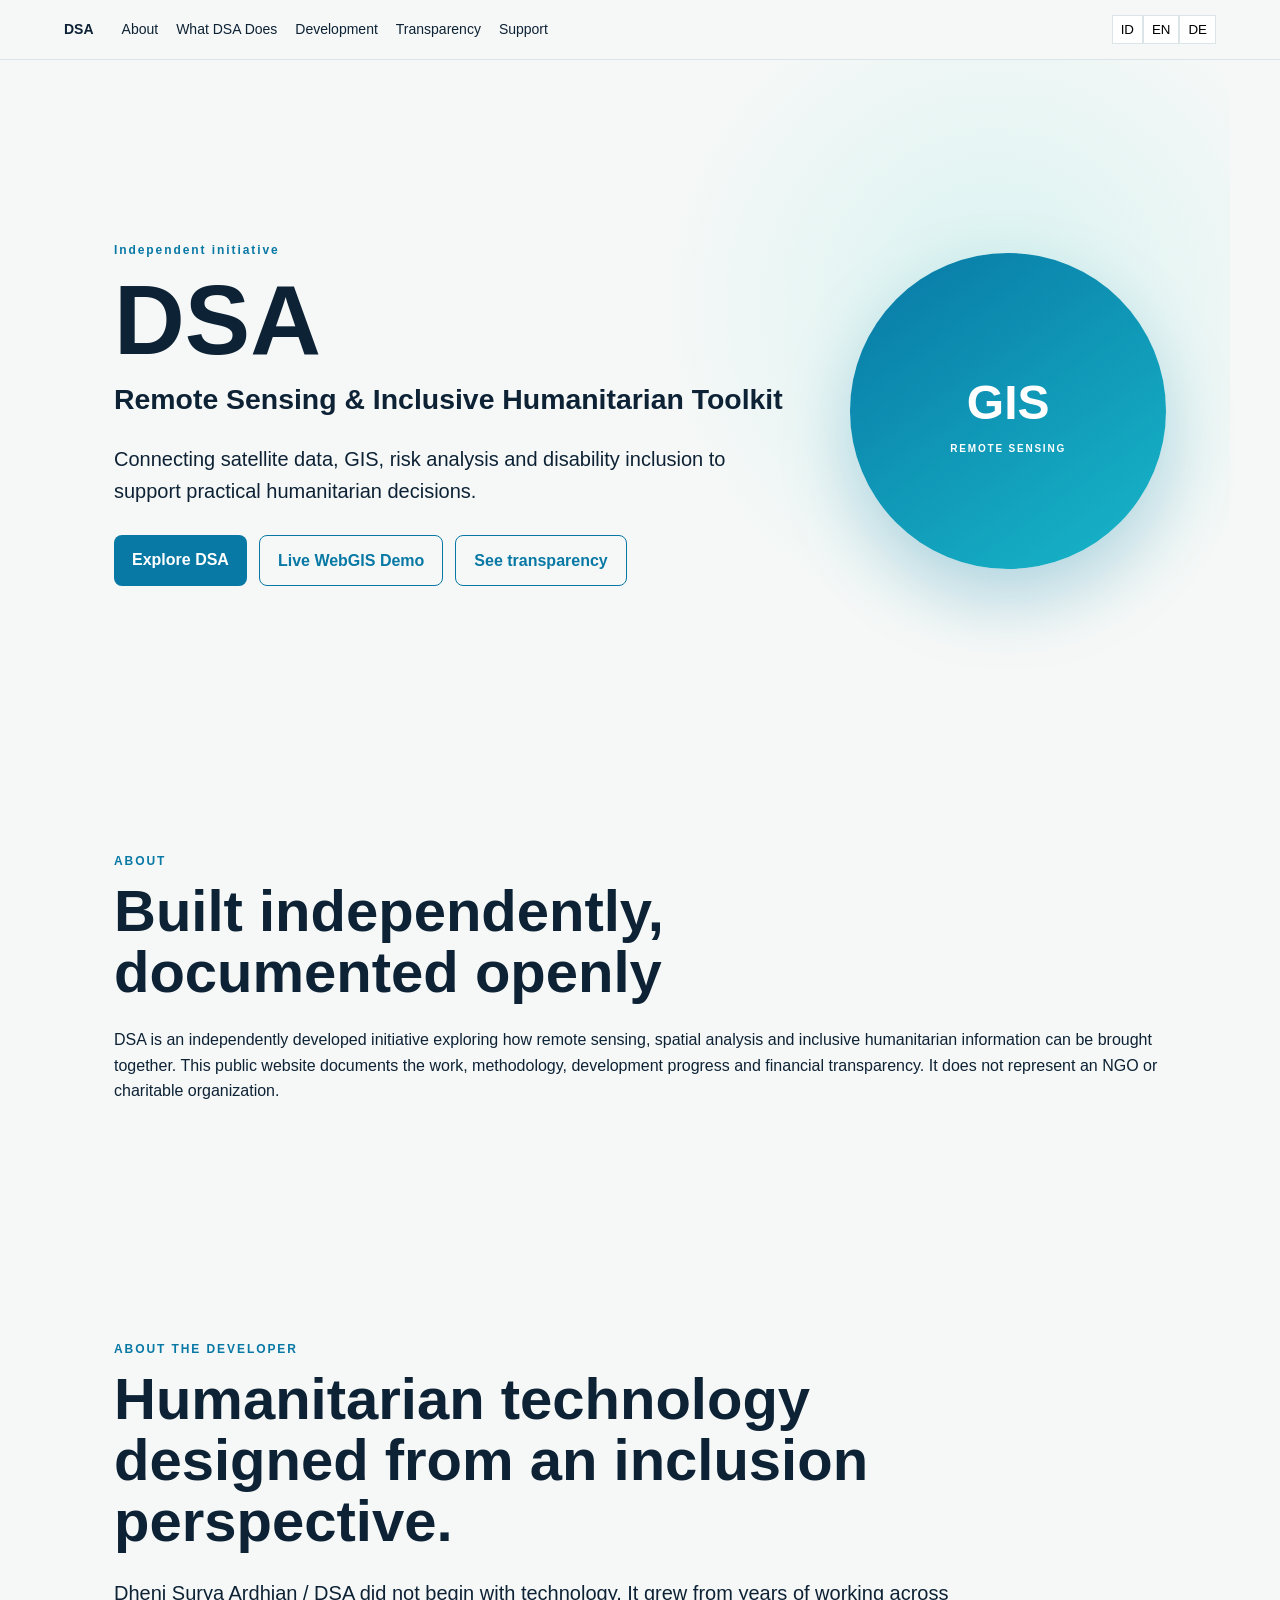
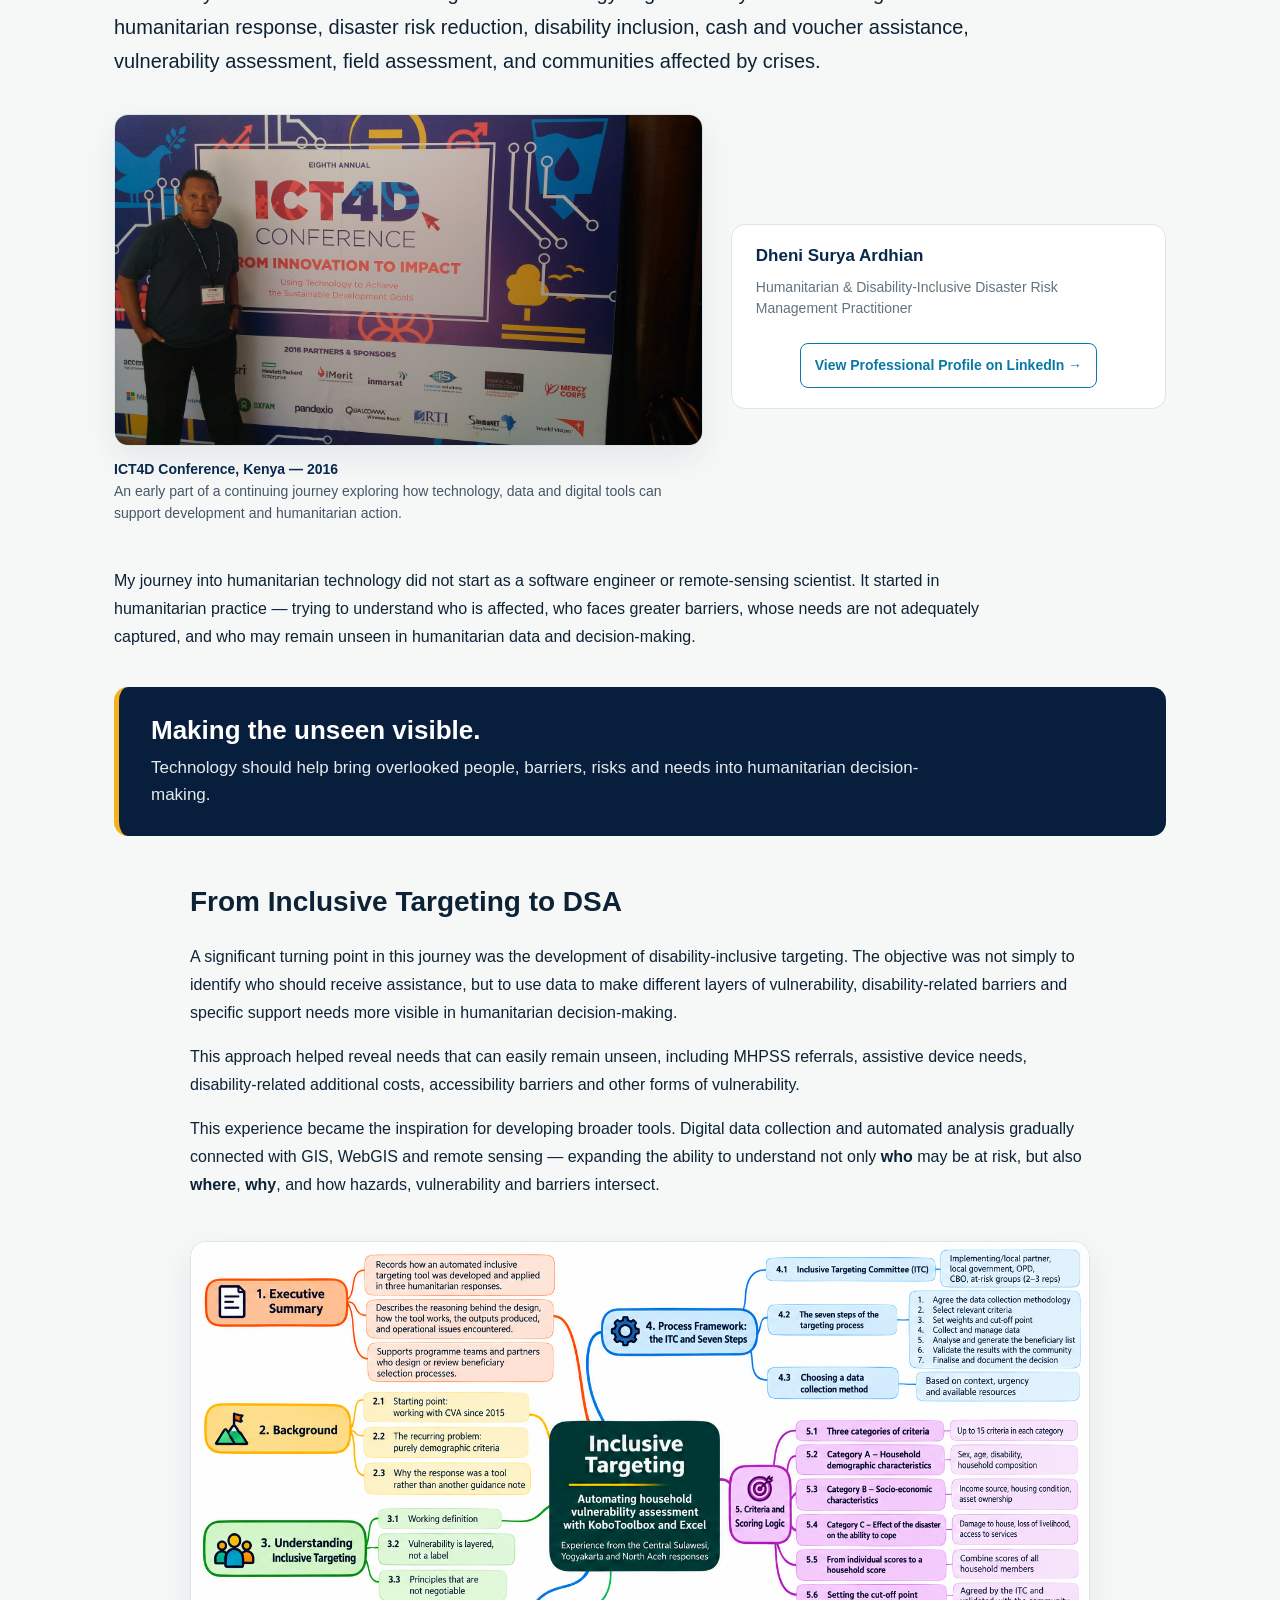
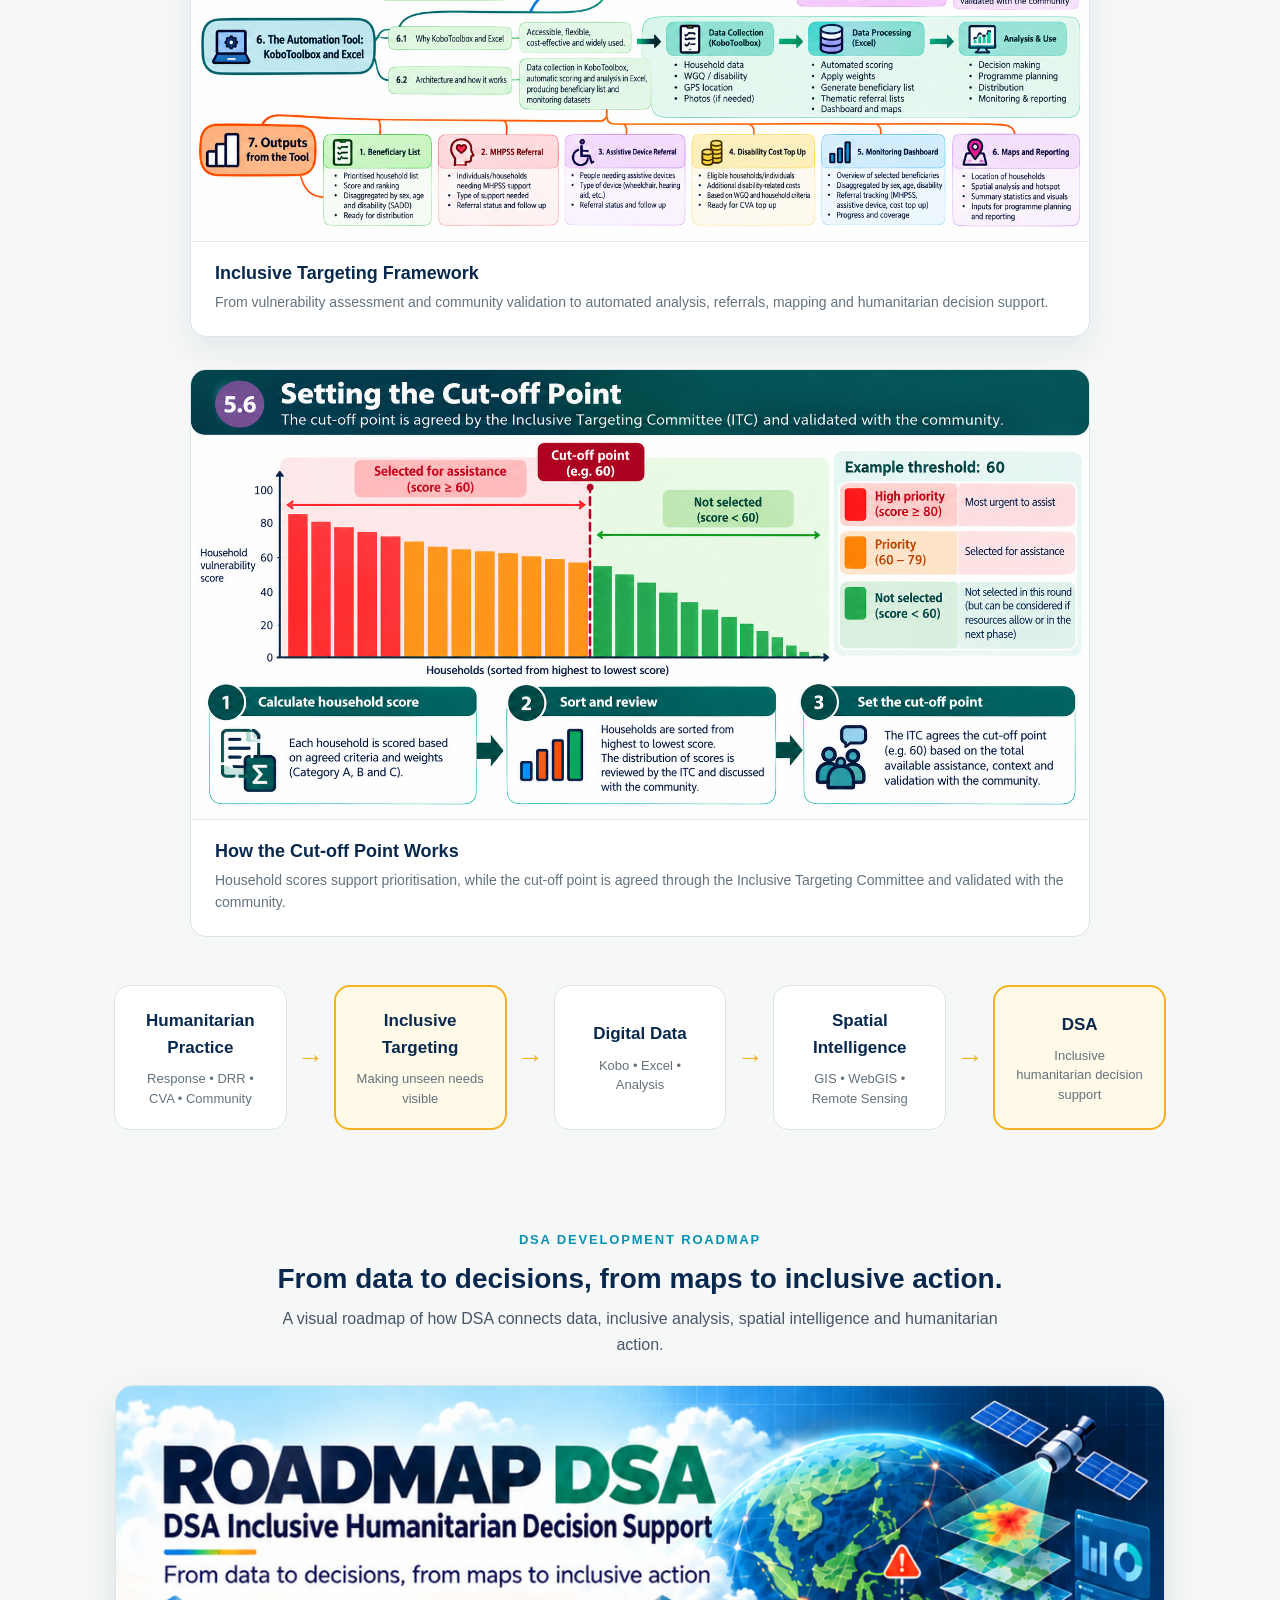
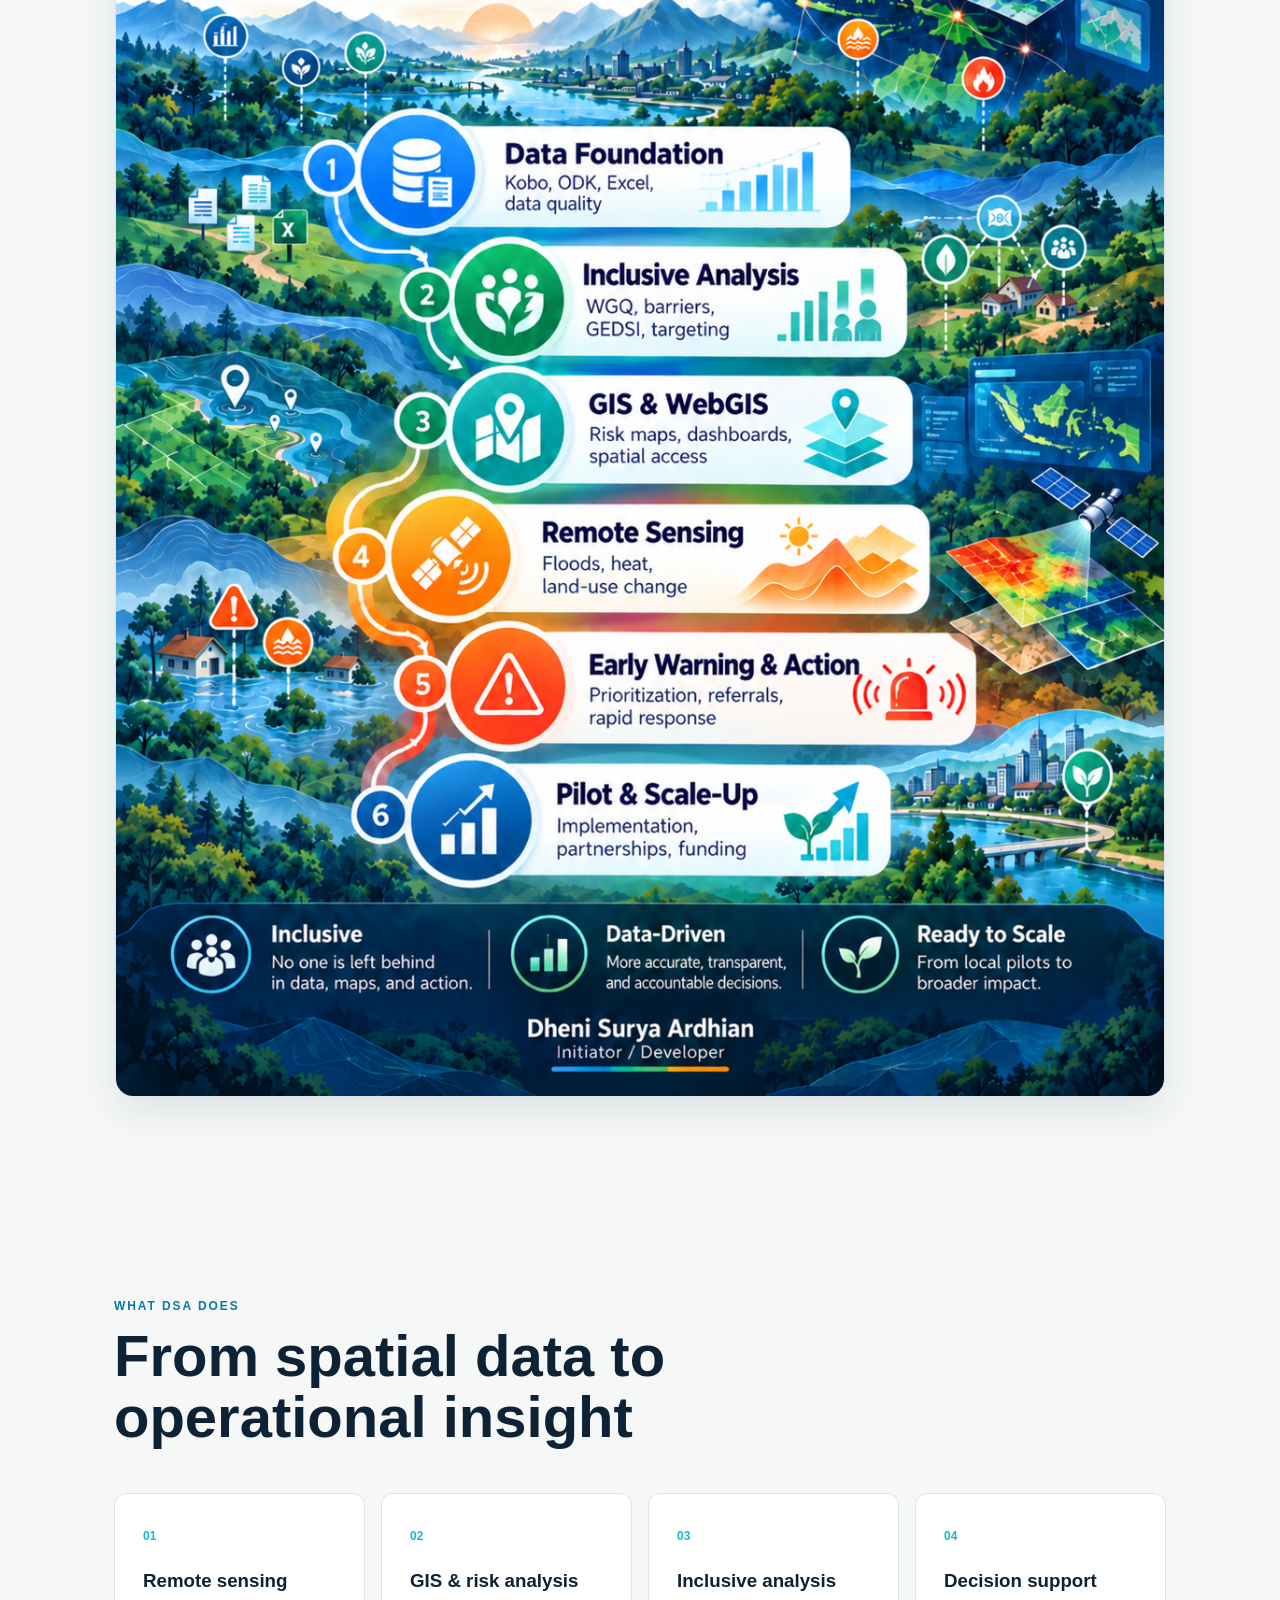
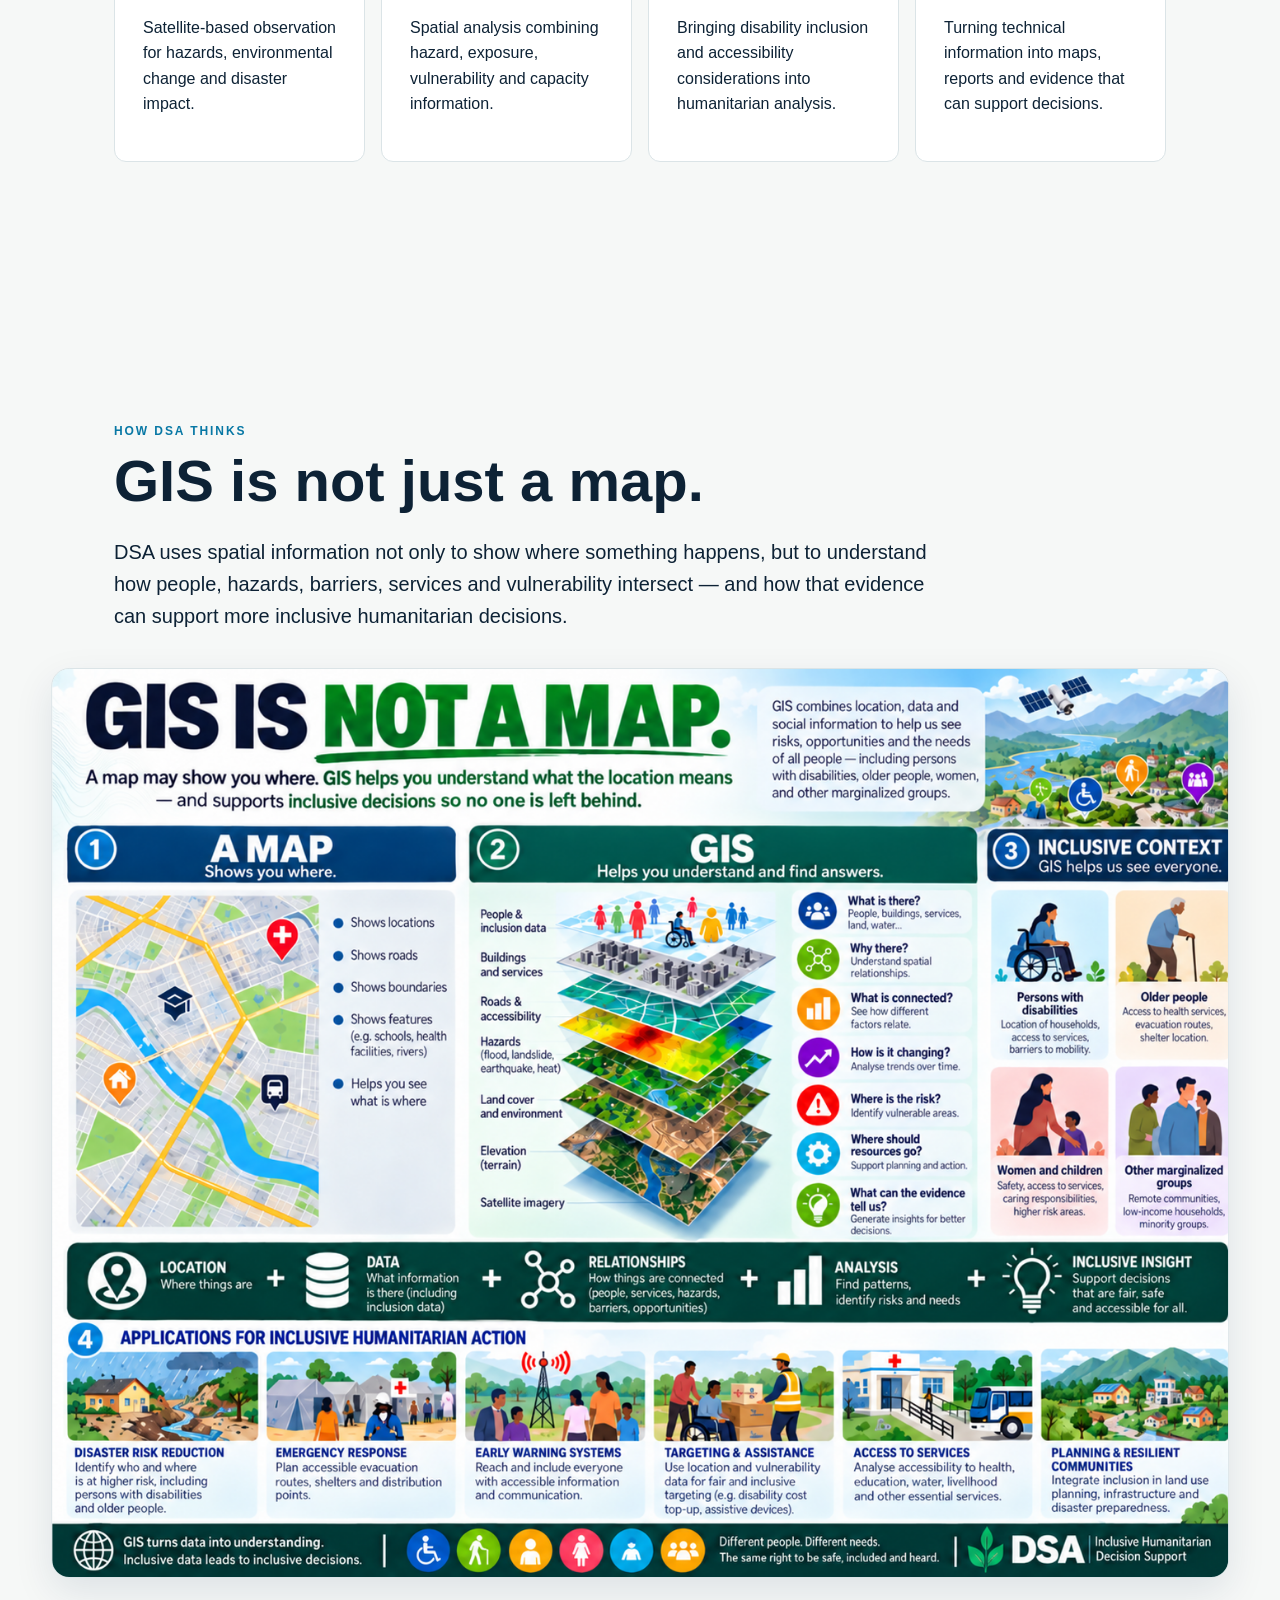
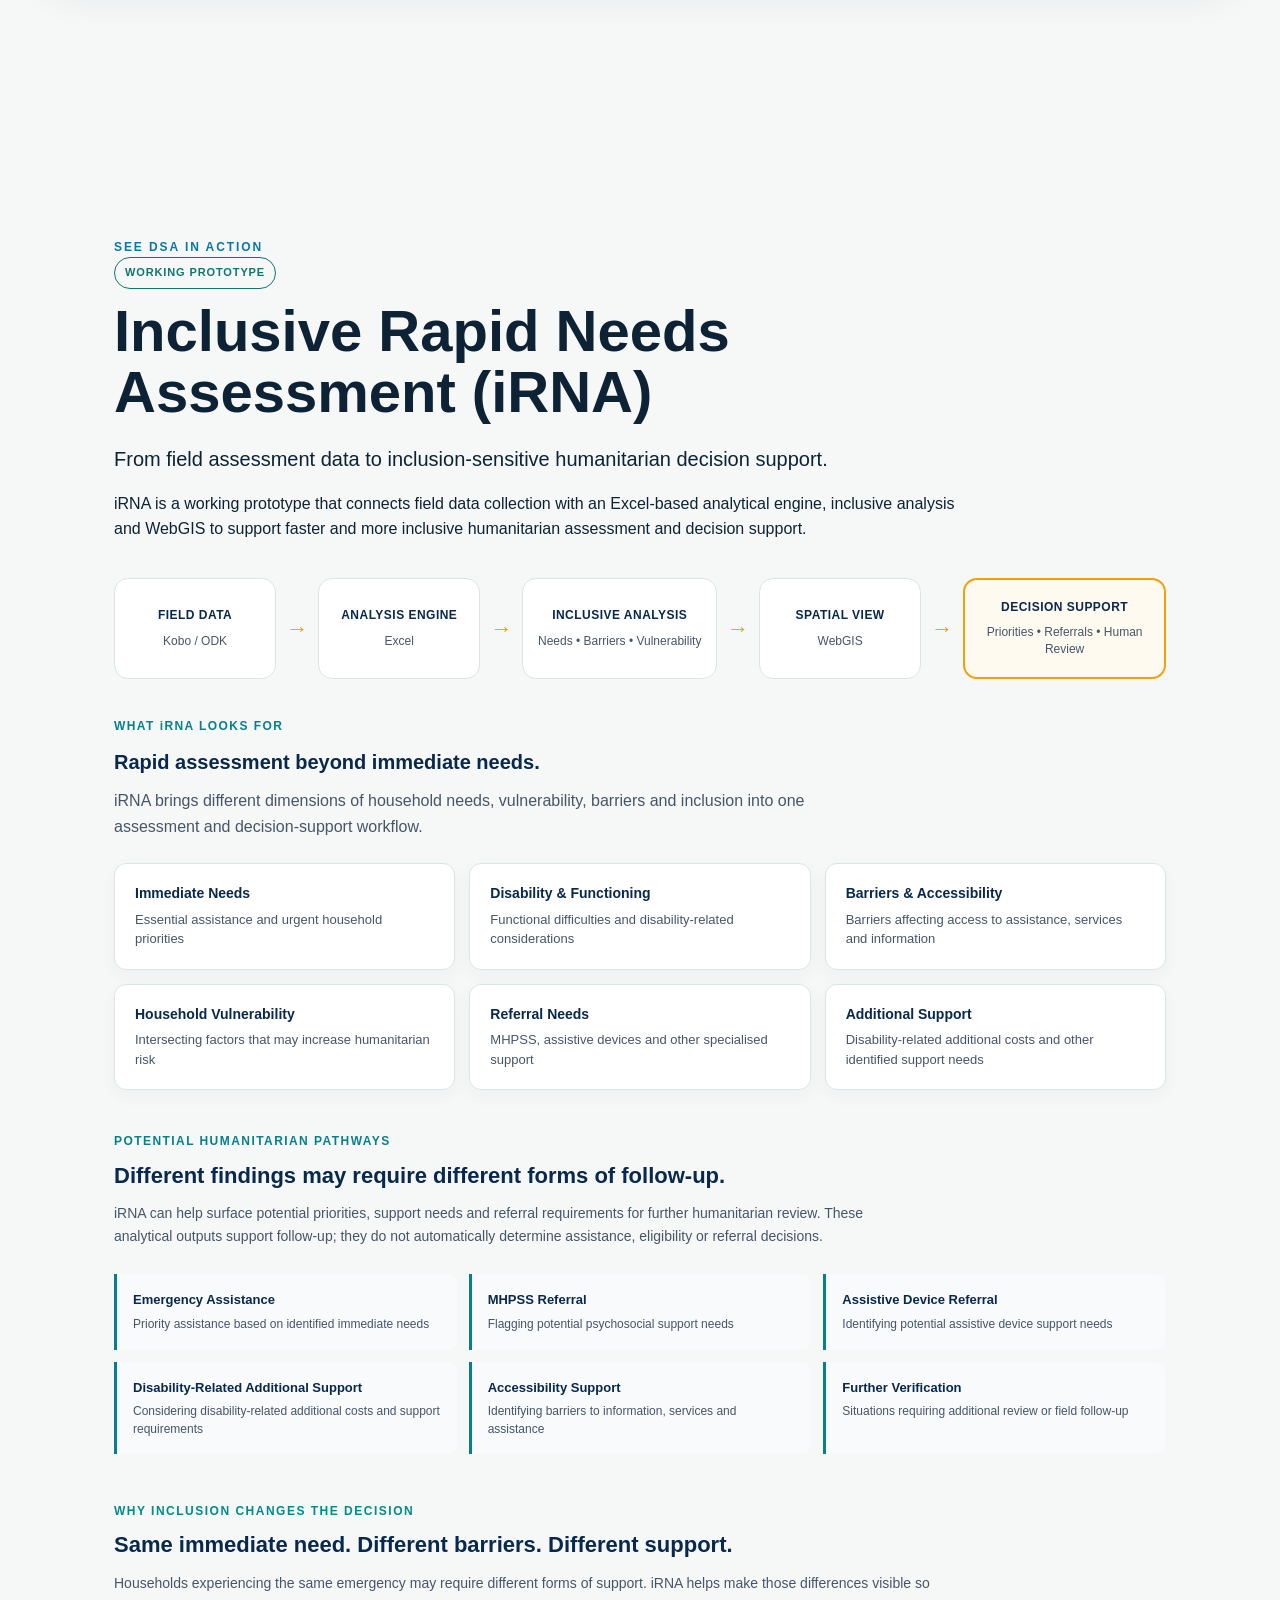
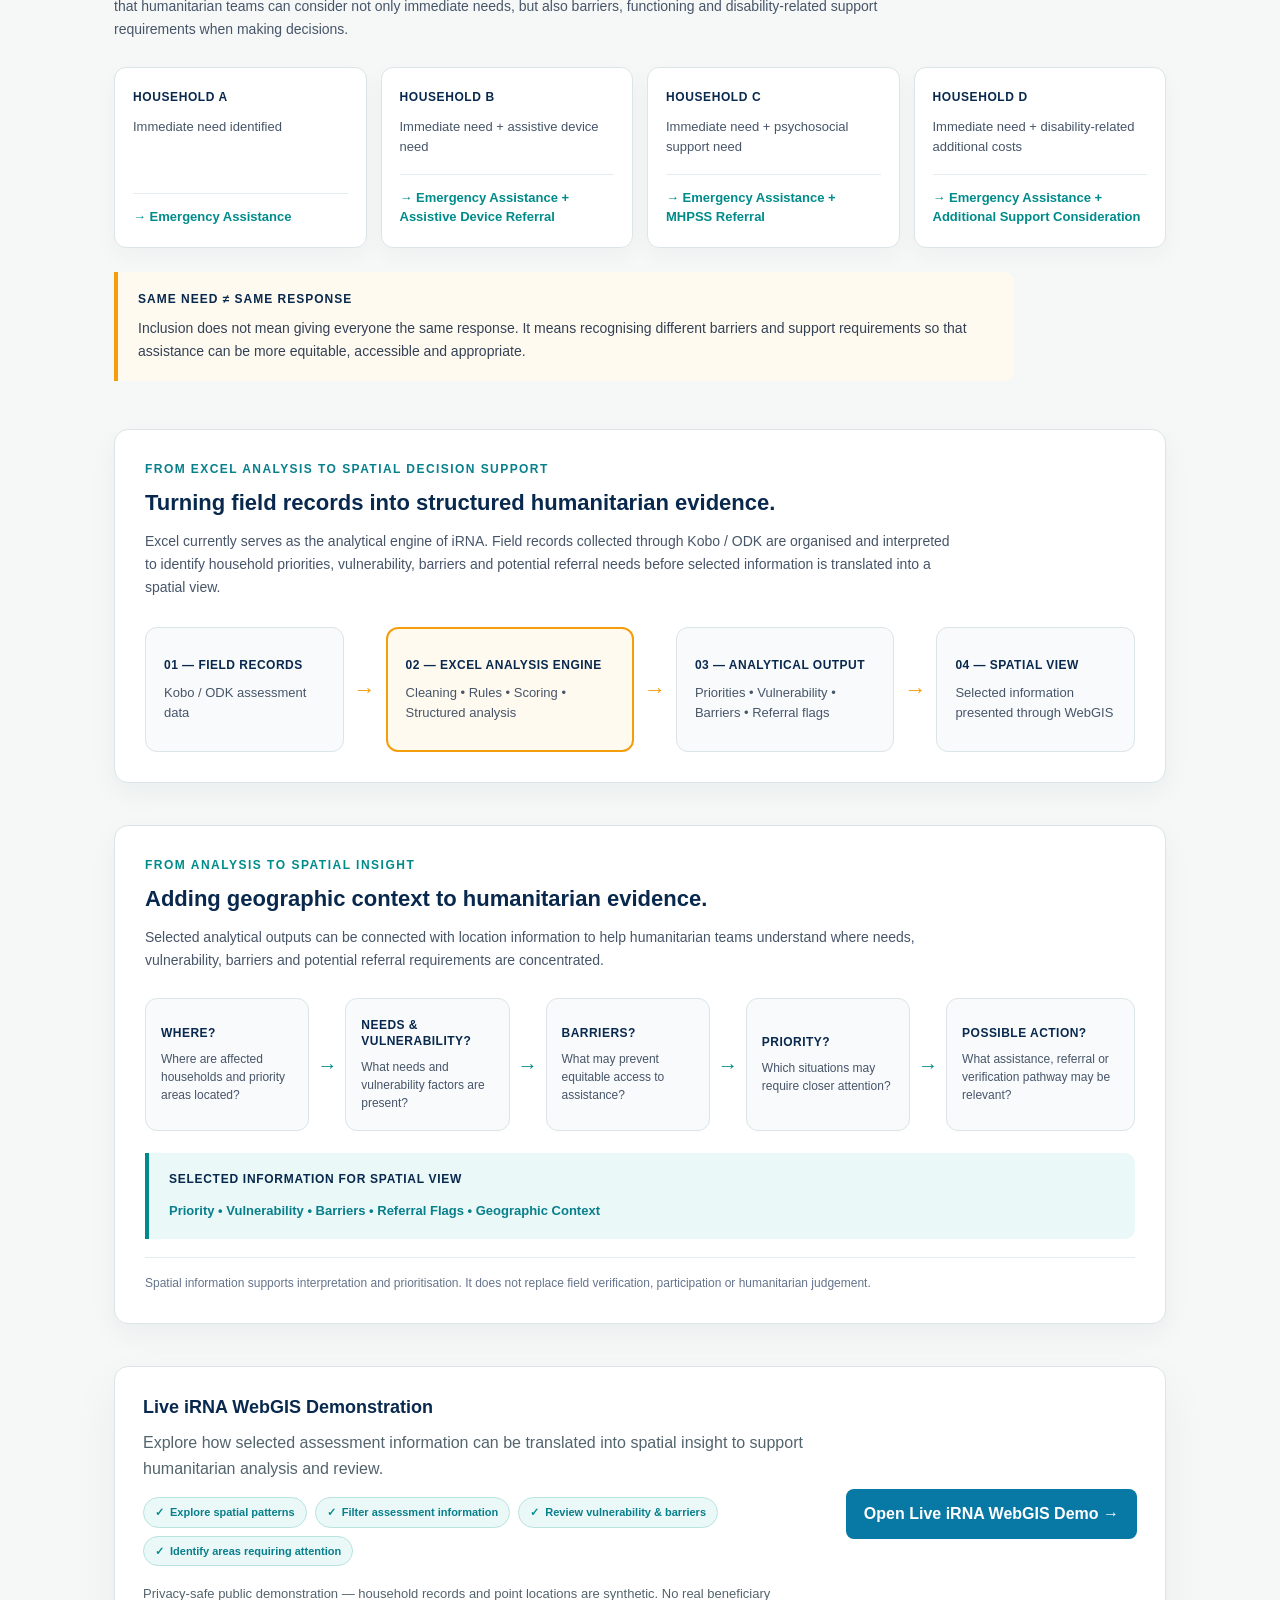
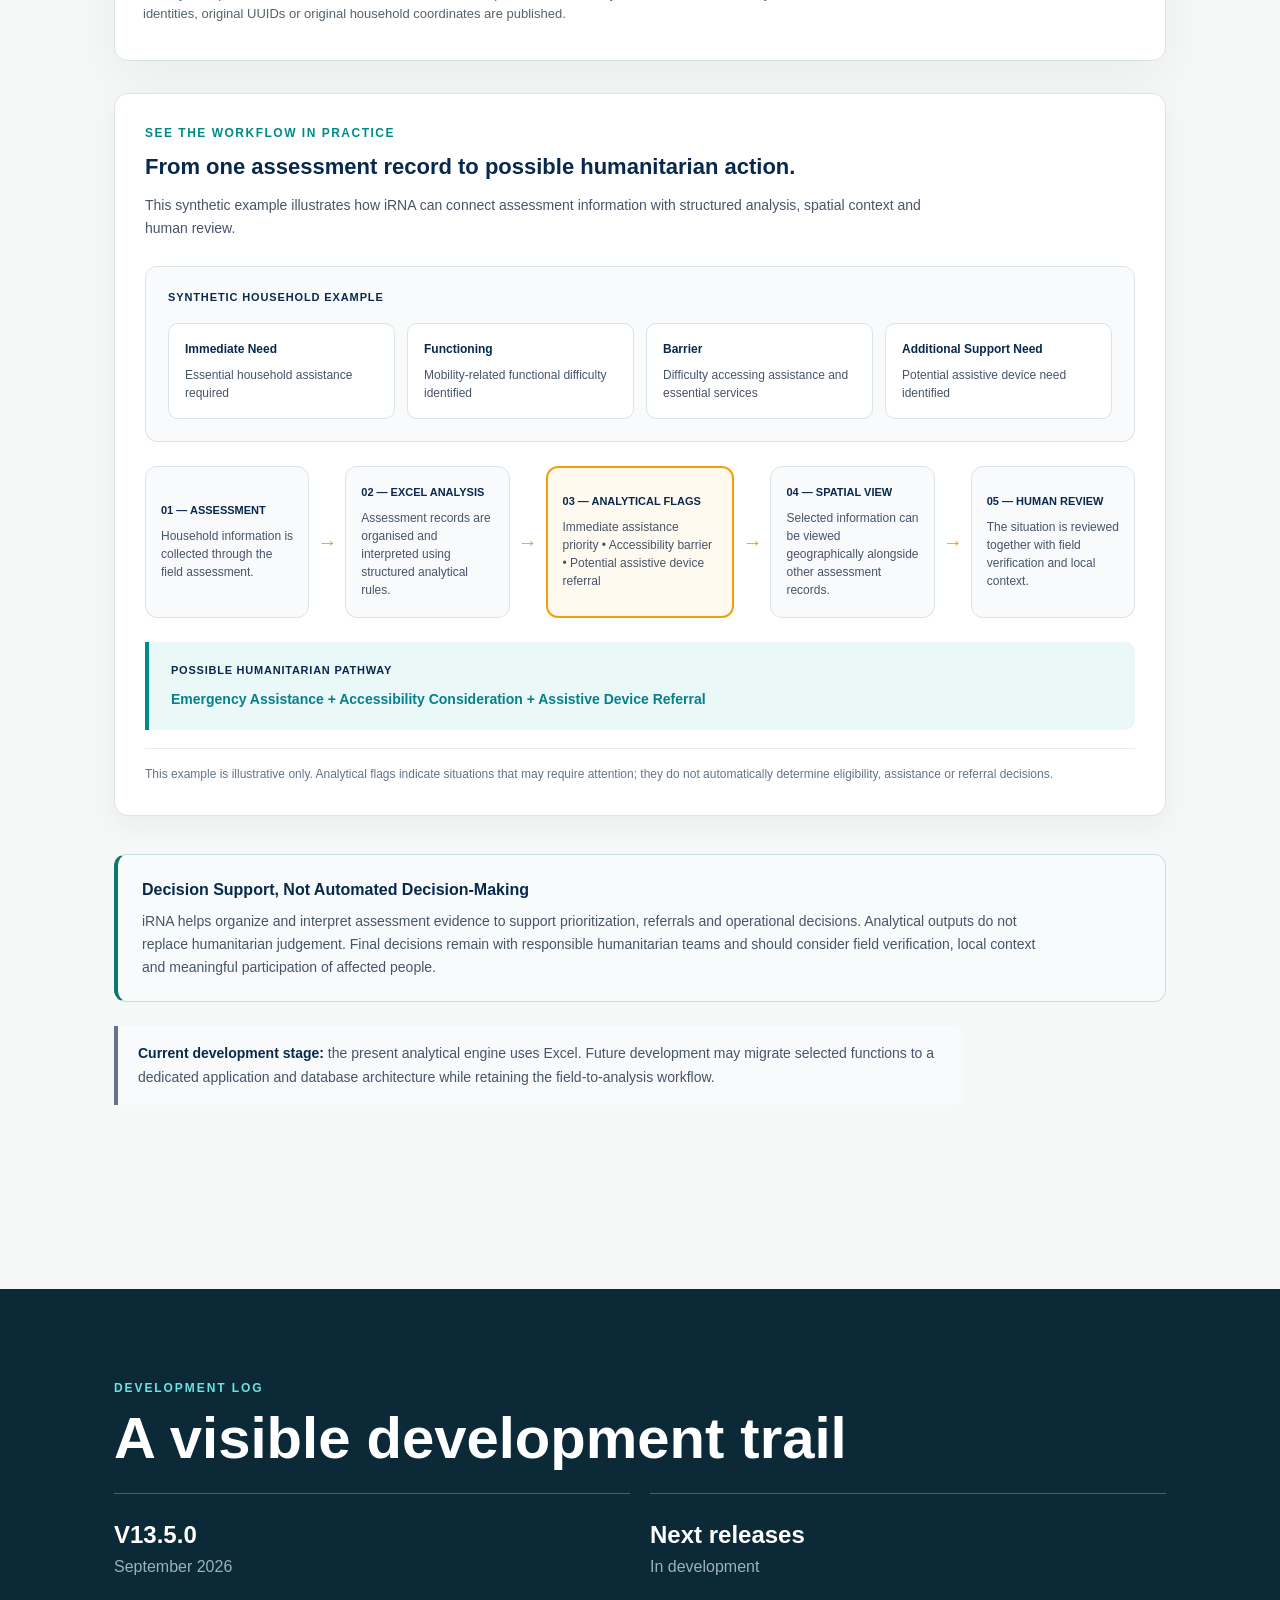
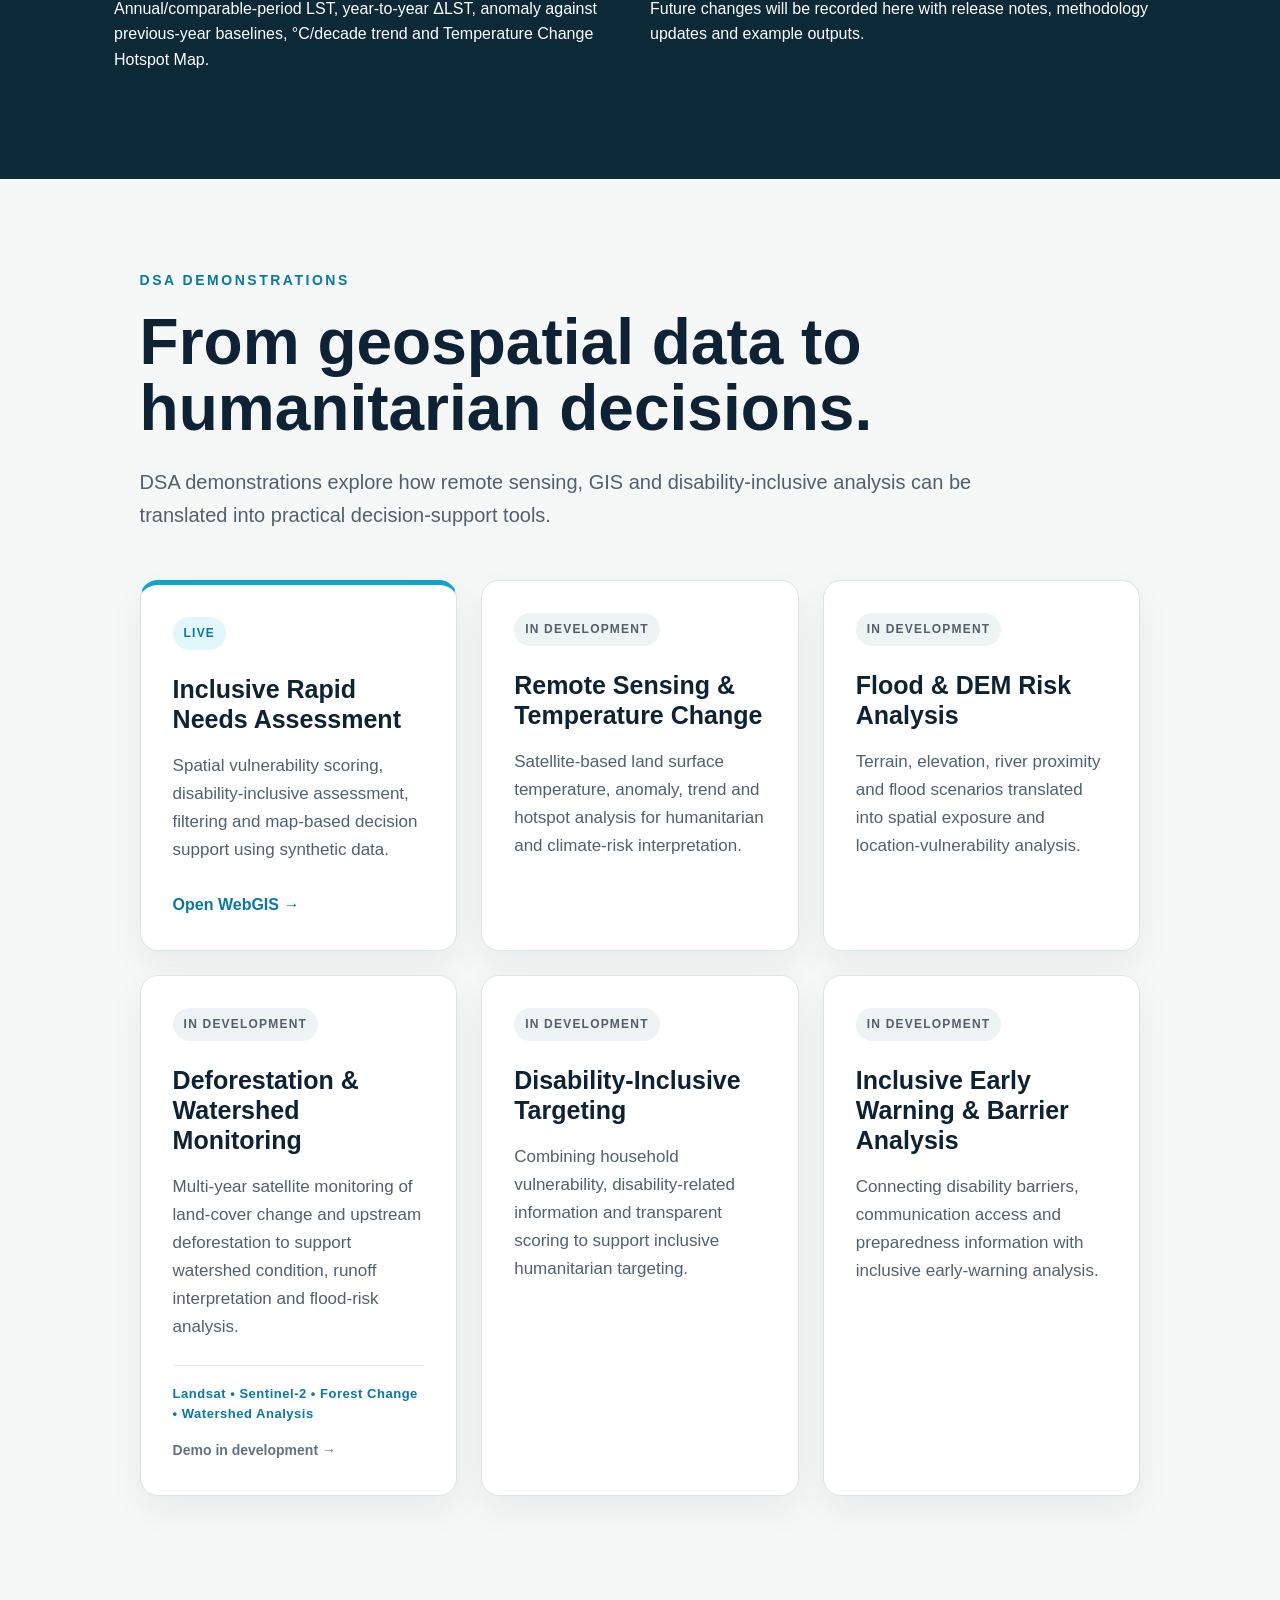
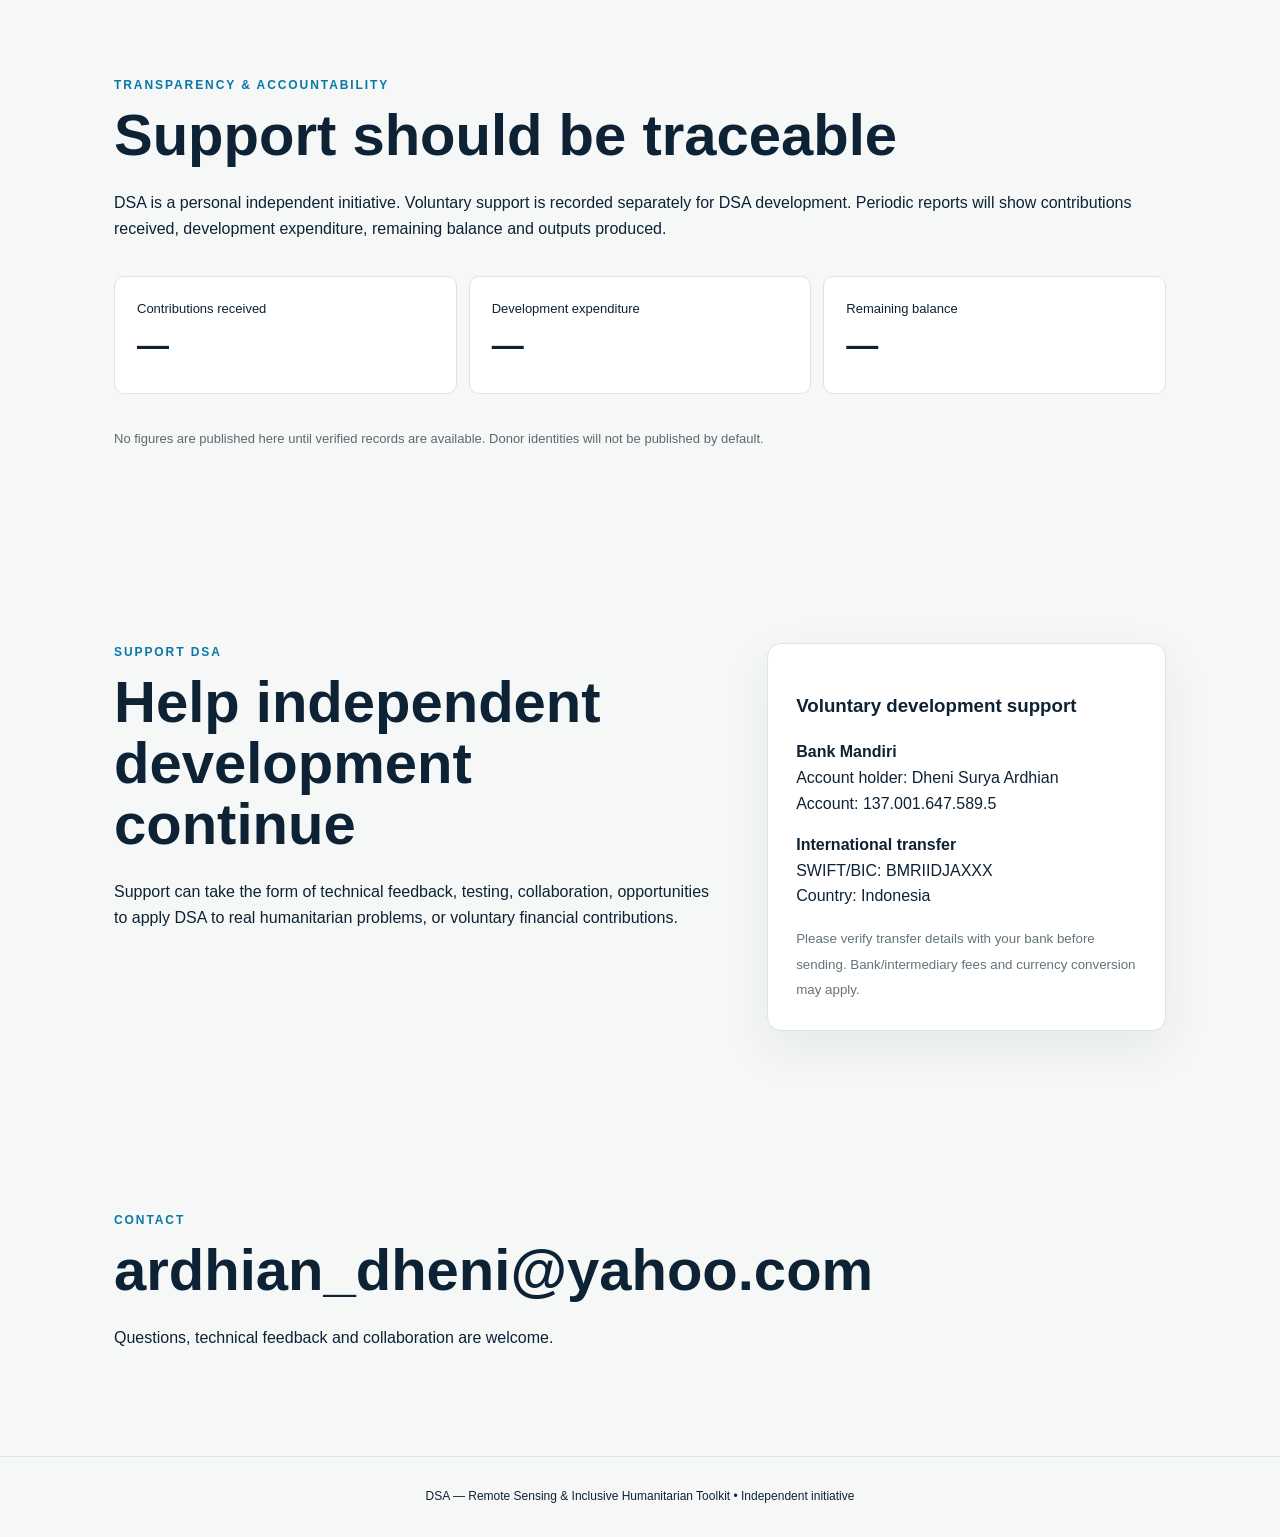
<file: index.html>
<!doctype html>
<html lang="en">
<head>
<meta charset="utf-8"><meta name="viewport" content="width=device-width,initial-scale=1">
<title>DSA — Remote Sensing & Inclusive Humanitarian Toolkit</title>
<meta name="description" content="Independent remote sensing, GIS and inclusive humanitarian analysis initiative.">
<link rel="stylesheet" href="assets/style.css">
</head>
<body>
<header class="nav">
  <a class="brand" href="#home">DSA</a>
  <nav><a href="#about" data-i="navAbout">About</a><a href="#work" data-i="navWork">What DSA Does</a><a href="#development" data-i="navDev">Development</a><a href="#transparency" data-i="navTrans">Transparency</a><a href="#support" data-i="navSupport">Support</a></nav>
  <div class="langs"><button onclick="setLang('id')">ID</button><button onclick="setLang('en')">EN</button><button onclick="setLang('de')">DE</button></div>
</header>

<main id="home">
<section class="hero">
 <div><span class="eyebrow" data-i="independent">Independent initiative</span>
 <h1>DSA <span>Remote Sensing & Inclusive Humanitarian Toolkit</span></h1>
 <p class="lead" data-i="hero">Connecting satellite data, GIS, risk analysis and disability inclusion to support practical humanitarian decisions.</p>
 <div class="actions"><a class="primary" href="#work" data-i="explore">Explore DSA</a><a class="secondary" href="demos/inclusive-rna-aceh/" data-i="liveDemo">Live WebGIS Demo</a><a class="secondary" href="#transparency" data-i="seeTransparency">See transparency</a></div></div>
 <div class="orb">GIS<br><small>REMOTE SENSING</small></div>
</section>

<section id="about">
 <div class="kicker" data-i="aboutK">ABOUT</div><h2 data-i="aboutH">Built independently, documented openly</h2>
 <p data-i="aboutP">DSA is an independently developed initiative exploring how remote sensing, spatial analysis and inclusive humanitarian information can be brought together. This public website documents the work, methodology, development progress and financial transparency. It does not represent an NGO or charitable organization.</p>
</section>

<section id="developer">

  <div class="kicker">ABOUT THE DEVELOPER</div>

  <h2>Humanitarian technology designed from an inclusion perspective.</h2>

  <p class="lead">
    Dheni Surya Ardhian / DSA did not begin with technology. It grew from years of working
    across humanitarian response, disaster risk reduction, disability
    inclusion, cash and voucher assistance, vulnerability assessment,
    field assessment, and communities affected by crises.
  </p>

  <div class="developer-layout">
    
<figure class="developer-photo">
  <img
    src="assets/dheni-ict4d-kenya-2016.jpg"
    alt="Dheni Surya Ardhian at the ICT4D Conference in Kenya, 2016"
  >

  <figcaption>
    <strong>ICT4D Conference, Kenya — 2016</strong><br>
    An early part of a continuing journey exploring how technology,
    data and digital tools can support development and humanitarian action.
  </figcaption>
</figure>
  
<div class="developer-profile">
  <div>
    <strong>Dheni Surya Ardhian</strong>
    <span>Humanitarian &amp; Disability-Inclusive Disaster Risk Management Practitioner</span>
  </div>

<a href="https://www.linkedin.com/in/dheni-surya-ardhian-8608b3438"
   target="_blank"
   rel="noopener noreferrer">
  View Professional Profile on LinkedIn →
</a>
</div>

</div>

  <p>
    My journey into humanitarian technology did not start as a software
    engineer or remote-sensing scientist. It started in humanitarian
    practice — trying to understand who is affected, who faces greater
    barriers, whose needs are not adequately captured, and who may remain
    unseen in humanitarian data and decision-making.
  </p>

  <div class="developer-quote">
    <strong>Making the unseen visible.</strong>
    <span>
      Technology should help bring overlooked people, barriers, risks
      and needs into humanitarian decision-making.
    </span>
  </div>

<div class="developer-story">

  <h3>From Inclusive Targeting to DSA</h3>

  <p>
    A significant turning point in this journey was the development of
    disability-inclusive targeting. The objective was not simply to identify
    who should receive assistance, but to use data to make different layers
    of vulnerability, disability-related barriers and specific support needs
    more visible in humanitarian decision-making.
  </p>

  <p>
    This approach helped reveal needs that can easily remain unseen,
    including MHPSS referrals, assistive device needs, disability-related
    additional costs, accessibility barriers and other forms of vulnerability.
  </p>

  <p>
    This experience became the inspiration for developing broader tools.
    Digital data collection and automated analysis gradually connected with
    GIS, WebGIS and remote sensing — expanding the ability to understand not
    only <strong>who</strong> may be at risk, but also <strong>where</strong>,
    <strong>why</strong>, and how hazards, vulnerability and barriers intersect.
  </p>

<div class="inclusive-targeting-visuals">

  <div class="targeting-visual">
    <img
      src="assets/inclusive-targeting-framework.png"
      alt="Inclusive Targeting framework showing the process, criteria, scoring logic, KoboToolbox and Excel workflow, and humanitarian outputs."
    >
    <div class="visual-caption">
      <strong>Inclusive Targeting Framework</strong>
      <span>
        From vulnerability assessment and community validation to
        automated analysis, referrals, mapping and humanitarian decision support.
      </span>
    </div>
  </div>

  <div class="targeting-visual">
    <img
      src="assets/inclusive-targeting-cutoff-point.png"
      alt="Illustration explaining how a community-validated cut-off point is used in Inclusive Targeting."
    >
    <div class="visual-caption">
      <strong>How the Cut-off Point Works</strong>
      <span>
        Household scores support prioritisation, while the cut-off point
        is agreed through the Inclusive Targeting Committee and validated
        with the community.
      </span>
    </div>
  </div>

</div>



  
</div>

<div class="journey">

  <div class="journey-step">
    <strong>Humanitarian Practice</strong>
    <span>Response • DRR • CVA • Community</span>
  </div>

  <div class="journey-arrow">→</div>

  <div class="journey-step highlight">
    <strong>Inclusive Targeting</strong>
    <span>Making unseen needs visible</span>
  </div>


  
  <div class="journey-arrow">→</div>

  <div class="journey-step">
    <strong>Digital Data</strong>
    <span>Kobo • Excel • Analysis</span>
  </div>

  <div class="journey-arrow">→</div>

  <div class="journey-step">
    <strong>Spatial Intelligence</strong>
    <span>GIS • WebGIS • Remote Sensing</span>
  </div>

  <div class="journey-arrow">→</div>

  <div class="journey-step highlight">
    <strong>DSA</strong>
    <span>Inclusive humanitarian decision support</span>
  </div>

</div>

<div class="roadmap-visual">

  <div class="roadmap-heading">
    <span>DSA DEVELOPMENT ROADMAP</span>
    <h3>From data to decisions, from maps to inclusive action.</h3>
    <p>
      A visual roadmap of how DSA connects data, inclusive analysis,
      spatial intelligence and humanitarian action.
    </p>
  </div>

  <img
    src="assets/roadmap_DSA.png"
    alt="DSA Inclusive Humanitarian Decision Support development roadmap"
    loading="lazy"
  >

</div>

</section>

  <section id="work">
 <div class="kicker" data-i="workK">WHAT DSA DOES</div><h2 data-i="workH">From spatial data to operational insight</h2>
 <div class="grid">
  <article><b>01</b><h3 data-i="c1h">Remote sensing</h3><p data-i="c1p">Satellite-based observation for hazards, environmental change and disaster impact.</p></article>
  <article><b>02</b><h3 data-i="c2h">GIS & risk analysis</h3><p data-i="c2p">Spatial analysis combining hazard, exposure, vulnerability and capacity information.</p></article>
  <article><b>03</b><h3 data-i="c3h">Inclusive analysis</h3><p data-i="c3p">Bringing disability inclusion and accessibility considerations into humanitarian analysis.</p></article>
  <article><b>04</b><h3 data-i="c4h">Decision support</h3><p data-i="c4p">Turning technical information into maps, reports and evidence that can support decisions.</p></article>
 </div>
</section>

<section id="dsa-thinking" class="dsa-thinking">

  <div class="kicker">HOW DSA THINKS</div>

  <h2>GIS is not just a map.</h2>

  <p class="lead">
    DSA uses spatial information not only to show where something happens,
    but to understand how people, hazards, barriers, services and vulnerability
    intersect — and how that evidence can support more inclusive humanitarian
    decisions.
  </p>

  <div class="dsa-thinking-visual">
    <img
      src="assets/dsa-gis-inclusive-humanitarian.png"
      alt="GIS is not a map — DSA framework for inclusive humanitarian spatial analysis"
      loading="lazy"
    >
  </div>

</section>  

  <section id="demo">

  <div class="kicker">SEE DSA IN ACTION</div>

  <div class="irna-header">
    <div>
      <span class="irna-status">WORKING PROTOTYPE</span>
      <h2>Inclusive Rapid Needs Assessment (iRNA)</h2>

      <p class="lead">
        From field assessment data to inclusion-sensitive humanitarian
        decision support.
      </p>

     <p>
  iRNA is a working prototype that connects field data collection
  with an Excel-based analytical engine, inclusive analysis and
  WebGIS to support faster and more inclusive humanitarian
  assessment and decision support.
</p>
    </div>
  </div>

  <div class="irna-workflow">

    <div class="irna-step">
      <strong>FIELD DATA</strong>
      <span>Kobo / ODK</span>
    </div>

    <div class="irna-arrow">→</div>

    <div class="irna-step">
      <strong>ANALYSIS ENGINE</strong>
      <span>Excel</span>
    </div>

    <div class="irna-arrow">→</div>

    <div class="irna-step">
      <strong>INCLUSIVE ANALYSIS</strong>
      <span>Needs • Barriers • Vulnerability</span>
    </div>

    <div class="irna-arrow">→</div>

    <div class="irna-step">
      <strong>SPATIAL VIEW</strong>
      <span>WebGIS</span>
    </div>

    <div class="irna-arrow">→</div>

    <div class="irna-step highlight">
      <strong>DECISION SUPPORT</strong>
      <span>Priorities • Referrals • Human Review</span>
    </div>

  </div>

<div class="irna-looks-for">

  <div class="irna-looks-for-heading">
    <span>WHAT iRNA LOOKS FOR</span>
    <h3>Rapid assessment beyond immediate needs.</h3>
    <p>
      iRNA brings different dimensions of household needs, vulnerability,
      barriers and inclusion into one assessment and decision-support workflow.
    </p>
  </div>

  <div class="irna-domain-grid">

    <div class="irna-domain">
      <strong>Immediate Needs</strong>
      <span>Essential assistance and urgent household priorities</span>
    </div>

    <div class="irna-domain">
      <strong>Disability &amp; Functioning</strong>
      <span>Functional difficulties and disability-related considerations</span>
    </div>

    <div class="irna-domain">
      <strong>Barriers &amp; Accessibility</strong>
      <span>Barriers affecting access to assistance, services and information</span>
    </div>

    <div class="irna-domain">
      <strong>Household Vulnerability</strong>
      <span>Intersecting factors that may increase humanitarian risk</span>
    </div>

    <div class="irna-domain">
      <strong>Referral Needs</strong>
      <span>MHPSS, assistive devices and other specialised support</span>
    </div>

    <div class="irna-domain">
      <strong>Additional Support</strong>
      <span>Disability-related additional costs and other identified support needs</span>
    </div>

  </div>

</div>

<!-- =========================================================
     iRNA — POTENTIAL HUMANITARIAN PATHWAYS
     ========================================================= -->

<div class="irna-action-flow">

  <div class="irna-action-heading">
    <span>POTENTIAL HUMANITARIAN PATHWAYS</span>

    <h3>Different findings may require different forms of follow-up.</h3>

    <p>
      iRNA can help surface potential priorities, support needs and referral
      requirements for further humanitarian review. These analytical outputs
      support follow-up; they do not automatically determine assistance,
      eligibility or referral decisions.
    </p>
  </div>

  <div class="irna-action-outputs">

    <div>
      <strong>Emergency Assistance</strong>
      <span>Priority assistance based on identified immediate needs</span>
    </div>

    <div>
      <strong>MHPSS Referral</strong>
      <span>Flagging potential psychosocial support needs</span>
    </div>

    <div>
      <strong>Assistive Device Referral</strong>
      <span>Identifying potential assistive device support needs</span>
    </div>

    <div>
      <strong>Disability-Related Additional Support</strong>
      <span>Considering disability-related additional costs and support requirements</span>
    </div>

    <div>
      <strong>Accessibility Support</strong>
      <span>Identifying barriers to information, services and assistance</span>
    </div>

    <div>
      <strong>Further Verification</strong>
      <span>Situations requiring additional review or field follow-up</span>
    </div>

  </div>

</div>

<div class="irna-inclusion-difference">

  <div class="irna-inclusion-heading">
    <span>WHY INCLUSION CHANGES THE DECISION</span>
    <h3>Same immediate need. Different barriers. Different support.</h3>
   <p>
  Households experiencing the same emergency may require different forms
  of support. iRNA helps make those differences visible so that humanitarian
  teams can consider not only immediate needs, but also barriers,
  functioning and disability-related support requirements when making decisions.
</p>
  </div>

  <div class="irna-inclusion-cases">

    <div class="irna-inclusion-case">
      <strong>HOUSEHOLD A</strong>
      <span>Immediate need identified</span>
      <b>→ Emergency Assistance</b>
    </div>

    <div class="irna-inclusion-case">
      <strong>HOUSEHOLD B</strong>
      <span>Immediate need + assistive device need</span>
      <b>→ Emergency Assistance + Assistive Device Referral</b>
    </div>

    <div class="irna-inclusion-case">
      <strong>HOUSEHOLD C</strong>
      <span>Immediate need + psychosocial support need</span>
      <b>→ Emergency Assistance + MHPSS Referral</b>
    </div>

    <div class="irna-inclusion-case">
      <strong>HOUSEHOLD D</strong>
      <span>Immediate need + disability-related additional costs</span>
      <b>→ Emergency Assistance + Additional Support Consideration</b>
    </div>

  </div>

  <p class="irna-inclusion-note">
    Inclusion does not mean giving everyone the same response. It means
    recognising different barriers and support requirements so that assistance
    can be more equitable, accessible and appropriate.
  </p>

</div>

<!-- =========================================================
     iRNA — EXCEL ANALYSIS ENGINE
     ========================================================= -->

<div class="irna-excel-engine">

  <div class="irna-excel-heading">
    <span>FROM EXCEL ANALYSIS TO SPATIAL DECISION SUPPORT</span>
    <h3>Turning field records into structured humanitarian evidence.</h3>
    <p>
      Excel currently serves as the analytical engine of iRNA. Field records
      collected through Kobo / ODK are organised and interpreted to identify
      household priorities, vulnerability, barriers and potential referral
      needs before selected information is translated into a spatial view.
    </p>
  </div>

  <div class="irna-excel-flow">

    <div class="irna-excel-step">
      <strong>01 — FIELD RECORDS</strong>
      <span>Kobo / ODK assessment data</span>
    </div>

    <div class="irna-excel-arrow">→</div>

    <div class="irna-excel-step highlight">
      <strong>02 — EXCEL ANALYSIS ENGINE</strong>
      <span>Cleaning • Rules • Scoring • Structured analysis</span>
    </div>

    <div class="irna-excel-arrow">→</div>

    <div class="irna-excel-step">
      <strong>03 — ANALYTICAL OUTPUT</strong>
      <span>Priorities • Vulnerability • Barriers • Referral flags</span>
    </div>

    <div class="irna-excel-arrow">→</div>

    <div class="irna-excel-step">
      <strong>04 — SPATIAL VIEW</strong>
      <span>Selected information presented through WebGIS</span>
    </div>

  </div>

</div>

<!-- =========================================================
     iRNA — FROM ANALYSIS TO SPATIAL INSIGHT
     ========================================================= -->

<div class="irna-spatial-bridge">

  <div class="irna-spatial-bridge-heading">
    <span>FROM ANALYSIS TO SPATIAL INSIGHT</span>
    <h3>Adding geographic context to humanitarian evidence.</h3>
    <p>
      Selected analytical outputs can be connected with location information
      to help humanitarian teams understand where needs, vulnerability,
      barriers and potential referral requirements are concentrated.
    </p>
  </div>

  <div class="irna-spatial-question">

    <div>
      <strong>WHERE?</strong>
      <span>Where are affected households and priority areas located?</span>
    </div>

    <div class="irna-spatial-arrow">→</div>

    <div>
      <strong>NEEDS &amp; VULNERABILITY?</strong>
<span>What needs and vulnerability factors are present?</span>
    </div>

    <div class="irna-spatial-arrow">→</div>

    <div>
      <strong>BARRIERS?</strong>
      <span>What may prevent equitable access to assistance?</span>
    </div>

    <div class="irna-spatial-arrow">→</div>

    <div>
      <strong>PRIORITY?</strong>
      <span>Which situations may require closer attention?</span>
    </div>

    <div class="irna-spatial-arrow">→</div>

    <div>
      <strong>POSSIBLE ACTION?</strong>
      <span>What assistance, referral or verification pathway may be relevant?</span>
    </div>

  </div>

  <div class="irna-spatial-data">
    <strong>SELECTED INFORMATION FOR SPATIAL VIEW</strong>
    <span>
      Priority • Vulnerability • Barriers • Referral Flags • Geographic Context
    </span>
  </div>

  <p class="irna-spatial-note">
    Spatial information supports interpretation and prioritisation.
    It does not replace field verification, participation or humanitarian judgement.
  </p>

</div>
    
 <div class="demo-card irna-demo-card">

  <div class="irna-demo-content">

    <strong>Live iRNA WebGIS Demonstration</strong>

    <p>
      Explore how selected assessment information can be translated into
      spatial insight to support humanitarian analysis and review.
    </p>

    <div class="irna-demo-capabilities">

      <span>Explore spatial patterns</span>
      <span>Filter assessment information</span>
      <span>Review vulnerability &amp; barriers</span>
      <span>Identify areas requiring attention</span>

    </div>

    <p class="demo-privacy">
      Privacy-safe public demonstration — household records and point
      locations are synthetic. No real beneficiary identities,
      original UUIDs or original household coordinates are published.
    </p>

  </div>

  <a
    class="primary demo-link"
    href="demos/inclusive-rna-aceh/"
  >
    Open Live iRNA WebGIS Demo →
  </a>

</div>

    <!-- =========================================================
     iRNA — WORKFLOW IN PRACTICE
     ========================================================= -->

<div class="irna-practice">

  <div class="irna-practice-heading">
    <span>SEE THE WORKFLOW IN PRACTICE</span>
    <h3>From one assessment record to possible humanitarian action.</h3>
    <p>
      This synthetic example illustrates how iRNA can connect assessment
      information with structured analysis, spatial context and human review.
    </p>
  </div>

  <div class="irna-practice-case">

    <div class="irna-practice-case-label">
      SYNTHETIC HOUSEHOLD EXAMPLE
    </div>

    <div class="irna-practice-profile">

      <div>
        <strong>Immediate Need</strong>
        <span>Essential household assistance required</span>
      </div>

      <div>
        <strong>Functioning</strong>
        <span>Mobility-related functional difficulty identified</span>
      </div>

      <div>
        <strong>Barrier</strong>
        <span>Difficulty accessing assistance and essential services</span>
      </div>

      <div>
        <strong>Additional Support Need</strong>
        <span>Potential assistive device need identified</span>
      </div>

    </div>

  </div>

  <div class="irna-practice-flow">

    <div class="irna-practice-step">
      <strong>01 — ASSESSMENT</strong>
      <span>
        Household information is collected through the field assessment.
      </span>
    </div>

    <div class="irna-practice-arrow">→</div>

    <div class="irna-practice-step">
      <strong>02 — EXCEL ANALYSIS</strong>
      <span>
        Assessment records are organised and interpreted using structured
        analytical rules.
      </span>
    </div>

    <div class="irna-practice-arrow">→</div>

    <div class="irna-practice-step highlight">
      <strong>03 — ANALYTICAL FLAGS</strong>
      <span>
        Immediate assistance priority • Accessibility barrier •
        Potential assistive device referral
      </span>
    </div>

    <div class="irna-practice-arrow">→</div>

    <div class="irna-practice-step">
      <strong>04 — SPATIAL VIEW</strong>
      <span>
        Selected information can be viewed geographically alongside
        other assessment records.
      </span>
    </div>

    <div class="irna-practice-arrow">→</div>

    <div class="irna-practice-step">
      <strong>05 — HUMAN REVIEW</strong>
      <span>
        The situation is reviewed together with field verification
        and local context.
      </span>
    </div>

  </div>

  <div class="irna-practice-outcome">

    <strong>POSSIBLE HUMANITARIAN PATHWAY</strong>

    <span>
      Emergency Assistance
      +
      Accessibility Consideration
      +
      Assistive Device Referral
    </span>

  </div>

  <p class="irna-practice-note">
    This example is illustrative only. Analytical flags indicate situations
    that may require attention; they do not automatically determine eligibility,
    assistance or referral decisions.
  </p>

</div>
    
<div class="irna-human-review">
  <strong>Decision Support, Not Automated Decision-Making</strong>
  <p>
    iRNA helps organize and interpret assessment evidence to support
    prioritization, referrals and operational decisions. Analytical outputs
    do not replace humanitarian judgement. Final decisions remain with
    responsible humanitarian teams and should consider field verification,
    local context and meaningful participation of affected people.
  </p>
</div>
    
  <p class="irna-stage-note">
    <strong>Current development stage:</strong>
    the present analytical engine uses Excel. Future development may
    migrate selected functions to a dedicated application and database
    architecture while retaining the field-to-analysis workflow.
  </p>

</section>

<section id="development" class="dark">
  <div class="kicker" data-i="devK">DEVELOPMENT LOG</div>
  <h2 data-i="devH">A visible development trail</h2>

  <div class="timeline">
    <div>
      <strong>V13.5.0</strong>
      <span>September 2026</span>
      <p data-i="v135">
        Annual/comparable-period LST, year-to-year change,
        baseline anomaly, trend analysis and Sentinel-1 development.
      </p>
    </div>

    <div>
      <strong data-i="next">Next releases</strong>
      <span data-i="inDev">In development</span>
      <p data-i="nextP">
        Further development of humanitarian decision-support,
        remote-sensing and inclusive-analysis functions.
      </p>
    </div>
  </div>
</section>
  
<section id="demonstrations">
  <span class="eyebrow">DSA DEMONSTRATIONS</span>

  <h2>From geospatial data to humanitarian decisions.</h2>

  <p class="lead">
    DSA demonstrations explore how remote sensing, GIS and
    disability-inclusive analysis can be translated into practical
    decision-support tools.
  </p>

  <div class="demo-grid">

    <article class="portfolio-card live">
      <span class="status live-status">LIVE</span>
      <h3>Inclusive Rapid Needs Assessment</h3>
      <p>
        Spatial vulnerability scoring, disability-inclusive assessment,
        filtering and map-based decision support using synthetic data.
      </p>
      <a href="demos/inclusive-rna-aceh/">Open WebGIS →</a>
    </article>

    <article class="portfolio-card">
      <span class="status">IN DEVELOPMENT</span>
      <h3>Remote Sensing & Temperature Change</h3>
      <p>
        Satellite-based land surface temperature, anomaly, trend and
        hotspot analysis for humanitarian and climate-risk interpretation.
      </p>
    </article>

    <article class="portfolio-card">
      <span class="status">IN DEVELOPMENT</span>
      <h3>Flood & DEM Risk Analysis</h3>
      <p>
        Terrain, elevation, river proximity and flood scenarios translated
        into spatial exposure and location-vulnerability analysis.
      </p>
    </article>

<article class="portfolio-card">
  <span class="status">IN DEVELOPMENT</span>

  <h3>Deforestation & Watershed Monitoring</h3>

  <p>
    Multi-year satellite monitoring of land-cover change and upstream
    deforestation to support watershed condition, runoff interpretation
    and flood-risk analysis.
  </p>

  <div class="card-meta">
    Landsat • Sentinel-2 • Forest Change • Watershed Analysis
  </div>

  <span class="coming-soon">Demo in development →</span>
</article>


    <article class="portfolio-card">
      <span class="status">IN DEVELOPMENT</span>
      <h3>Disability-Inclusive Targeting</h3>
      <p>
        Combining household vulnerability, disability-related information
        and transparent scoring to support inclusive humanitarian targeting.
      </p>
    </article>

    <article class="portfolio-card">
      <span class="status">IN DEVELOPMENT</span>
      <h3>Inclusive Early Warning & Barrier Analysis</h3>
      <p>
        Connecting disability barriers, communication access and
        preparedness information with inclusive early-warning analysis.
      </p>
    </article>

  </div>
</section>
  
<section id="transparency">
 <div class="kicker" data-i="transK">TRANSPARENCY & ACCOUNTABILITY</div><h2 data-i="transH">Support should be traceable</h2>
 <p data-i="transP">DSA is a personal independent initiative. Voluntary support is recorded separately for DSA development. Periodic reports will show contributions received, development expenditure, remaining balance and outputs produced.</p>
 <div class="metrics"><div><span data-i="received">Contributions received</span><strong>—</strong></div><div><span data-i="spent">Development expenditure</span><strong>—</strong></div><div><span data-i="balance">Remaining balance</span><strong>—</strong></div></div>
 <p class="note" data-i="zero">No figures are published here until verified records are available. Donor identities will not be published by default.</p>
</section>

<section id="support" class="support">
 <div><div class="kicker" data-i="supportK">SUPPORT DSA</div><h2 data-i="supportH">Help independent development continue</h2>
 <p data-i="supportP">Support can take the form of technical feedback, testing, collaboration, opportunities to apply DSA to real humanitarian problems, or voluntary financial contributions.</p></div>
 <div class="bank">
  <h3 data-i="bankH">Voluntary development support</h3>
  <p><b>Bank Mandiri</b><br><span data-i="holder">Account holder</span>: Dheni Surya Ardhian<br><span data-i="acct">Account</span>: 137.001.647.589.5</p>
  <p><b data-i="intl">International transfer</b><br>SWIFT/BIC: BMRIIDJAXXX<br><span data-i="country">Country</span>: Indonesia</p>
  <small data-i="bankNote">Please verify transfer details with your bank before sending. Bank/intermediary fees and currency conversion may apply.</small>
 </div>
</section>

<section id="contact"><div class="kicker">CONTACT</div><h2>ardhian_dheni@yahoo.com</h2><p data-i="contactP">Questions, technical feedback and collaboration are welcome.</p></section>
</main>
<footer>DSA — Remote Sensing & Inclusive Humanitarian Toolkit <span>•</span> <span data-i="footer">Independent initiative</span></footer>
<script src="assets/app.js"></script>
</body></html>
</file>
<file: assets/style.css>
:root{--ink:#0d2235;--blue:#0878a5;--cyan:#18b7c9;--paper:#f6f8f7;--line:#dbe4e7;--accent:#f0a72f}
*{box-sizing:border-box}html{scroll-behavior:smooth}body{margin:0;font-family:Inter,Arial,sans-serif;color:var(--ink);background:var(--paper);line-height:1.6}.nav{position:sticky;top:0;z-index:5;display:flex;align-items:center;gap:28px;padding:15px max(5vw,24px);background:rgba(246,248,247,.95);border-bottom:1px solid var(--line);backdrop-filter:blur(12px)}.brand{font-weight:900;font-size:25px;color:var(--blue);text-decoration:none}.nav nav{display:flex;gap:18px;flex:1}.nav a{color:var(--ink);text-decoration:none;font-size:14px}.langs button{border:1px solid var(--line);background:white;padding:6px 8px;cursor:pointer}.hero,section{max-width:1180px;margin:auto;padding:90px max(5vw,24px)}.hero{min-height:78vh;display:grid;grid-template-columns:1.5fr .7fr;align-items:center;gap:60px;background:radial-gradient(circle at 80% 35%,#d9f3f1 0,transparent 33%)}.eyebrow,.kicker{font-size:12px;letter-spacing:.16em;font-weight:800;color:var(--blue)}h1{font-size:clamp(48px,8vw,98px);line-height:.9;margin:15px 0 25px}h1 span{display:block;font-size:.29em;line-height:1.25;margin-top:18px;max-width:700px}.lead{font-size:20px;max-width:720px}.actions{display:flex;gap:12px;margin-top:28px}.actions a{padding:12px 18px;border-radius:8px;text-decoration:none;font-weight:700}.primary{background:var(--blue);color:white}.secondary{border:1px solid var(--blue);color:var(--blue)}.orb{aspect-ratio:1;border-radius:50%;display:grid;place-content:center;text-align:center;font-size:48px;font-weight:900;color:white;background:linear-gradient(145deg,var(--blue),var(--cyan));box-shadow:0 30px 70px #0878a544}.orb small{font-size:10px;letter-spacing:.18em}h2{font-size:clamp(32px,5vw,58px);line-height:1.05;max-width:850px;margin:10px 0 24px}.grid{display:grid;grid-template-columns:repeat(4,1fr);gap:16px;margin-top:45px}.grid article{background:white;border:1px solid var(--line);padding:28px;border-radius:12px}.grid article b{color:var(--cyan);font-size:12px}.dark{max-width:none;background:#0c2938;color:white;padding-left:max(calc((100vw - 1180px)/2 + 5vw),24px);padding-right:max(calc((100vw - 1180px)/2 + 5vw),24px)}.dark .kicker{color:#6de2e3}.timeline{display:grid;grid-template-columns:1fr 1fr;gap:20px}.timeline>div{border-top:1px solid #49616c;padding-top:22px}.timeline strong{font-size:24px}.timeline span{display:block;color:#9db1b8}.metrics{display:grid;grid-template-columns:repeat(3,1fr);gap:12px;margin:35px 0}.metrics div{background:white;border:1px solid var(--line);padding:22px;border-radius:10px}.metrics span{display:block;font-size:13px}.metrics strong{font-size:32px}.note{font-size:13px;color:#5b6971}.support{display:grid;grid-template-columns:1.2fr .8fr;gap:55px}.bank{background:white;border:1px solid var(--line);border-radius:14px;padding:28px;box-shadow:0 18px 50px #102a3a12}.bank small{color:#64747b}footer{padding:30px max(5vw,24px);border-top:1px solid var(--line);font-size:12px;text-align:center}@media(max-width:800px){.nav nav{display:none}.hero{grid-template-columns:1fr;min-height:auto}.orb{max-width:230px}.grid{grid-template-columns:1fr 1fr}.timeline,.support{grid-template-columns:1fr}}@media(max-width:500px){.grid,.metrics{grid-template-columns:1fr}.hero,section{padding-top:65px;padding-bottom:65px}}
/* DSA Live WebGIS Demo */

.demo-card {
  margin-top: 35px;
  background: white;
  border: 1px solid var(--line);
  border-radius: 14px;
  padding: 28px;
  display: flex;
  align-items: center;
  justify-content: space-between;
  gap: 30px;
  box-shadow: 0 18px 50px #102a3a0d;
}

.demo-card strong {
  font-size: 22px;
}

.demo-card p {
  margin: 8px 0 0;
  max-width: 720px;
  color: #53646d;
}

.demo-link {
  display: inline-block;
  padding: 12px 18px;
  border-radius: 8px;
  text-decoration: none;
  font-weight: 700;
  white-space: nowrap;
}

@media (max-width: 800px) {
  .demo-card {
    align-items: flex-start;
    flex-direction: column;
  }

  .actions {
    flex-wrap: wrap;
  }
}
/* ===== DSA LIVE WEBGIS SECTION ===== */

#live-demo {
  padding-top: 70px;
  padding-bottom: 90px;
}

#live-demo .demo-card {
  margin-top: 30px;
  background: #ffffff;
  border: 1px solid var(--line);
  border-radius: 16px;
  padding: 28px 32px;
  box-shadow: 0 16px 45px rgba(16, 42, 58, 0.08);
}

#live-demo .demo-card strong {
  display: block;
  font-size: 22px;
  margin-bottom: 10px;
  color: var(--ink);
}

#live-demo .demo-card p {
  margin: 0 0 20px;
  max-width: 850px;
  line-height: 1.65;
}

#live-demo .demo-card a {
  display: inline-block;
  padding: 13px 22px;
  background: var(--blue);
  color: #ffffff;
  text-decoration: none;
  font-weight: 700;
  border-radius: 9px;
  border: 1px solid var(--blue);
  transition: transform .15s ease, box-shadow .15s ease;
}

#live-demo .demo-card a:hover {
  transform: translateY(-2px);
  box-shadow: 0 8px 22px rgba(8, 120, 165, 0.20);
}

@media (max-width: 760px) {
  #live-demo {
    padding-top: 45px;
    padding-bottom: 60px;
  }

  #live-demo .demo-card {
    padding: 22px;
  }
}
/* Refine Live WebGIS section heading */
#live-demo > h2 {
  font-size: clamp(42px, 5vw, 68px);
  line-height: 1.02;
  letter-spacing: -0.035em;
  max-width: 1050px;
  margin-top: 18px;
  margin-bottom: 30px;
}

@media (max-width: 760px) {
  #live-demo > h2 {
    font-size: 38px;
    line-height: 1.08;
  }
}
/* =========================================================
   DSA PORTFOLIO / DEMONSTRATIONS
   ========================================================= */

.portfolio {
  padding-top: 80px;
  padding-bottom: 80px;
}

.portfolio-grid {
  display: grid;
  grid-template-columns: repeat(2, minmax(0, 1fr));
  gap: 24px;
  margin-top: 36px;
}

.portfolio-card {
  background: #ffffff;
  border: 1px solid var(--line);
  border-radius: 18px;
  padding: 30px;
  min-height: 230px;
  box-shadow: 0 16px 42px #102a3a0d;
  transition:
    transform 0.2s ease,
    box-shadow 0.2s ease,
    border-color 0.2s ease;
}

.portfolio-card:hover {
  transform: translateY(-4px);
  box-shadow: 0 22px 52px #102a3a16;
  border-color: #18b7c955;
}

.portfolio-card .status {
  display: inline-block;
  margin-bottom: 18px;
  padding: 7px 11px;
  border-radius: 999px;
  background: #eaf8fb;
  color: #0878a5;
  font-size: 12px;
  font-weight: 800;
  letter-spacing: 0.11em;
  text-transform: uppercase;
}

.portfolio-card h3 {
  margin: 0 0 14px;
  color: var(--ink);
  font-size: 25px;
  line-height: 1.2;
}

.portfolio-card p {
  margin: 0;
  max-width: 620px;
  color: #52616f;
  font-size: 16px;
  line-height: 1.7;
}

/* First portfolio item = active/live demonstration */

.portfolio-card:first-child {
  border-top: 4px solid var(--cyan);
}

.portfolio-card:first-child .status {
  background: #e5f8f2;
  color: #08785d;
}

/* Mobile */

@media (max-width: 850px) {
  .portfolio {
    padding-top: 55px;
    padding-bottom: 55px;
  }

  .portfolio-grid {
    grid-template-columns: 1fr;
    gap: 18px;
  }

  .portfolio-card {
    padding: 24px;
    min-height: auto;
  }

  .portfolio-card h3 {
    font-size: 22px;
  }
}


/* ==================================================
   DSA DEMONSTRATIONS — FINAL GRID FIX
   ================================================== */

#demonstrations {
  padding: 90px 7%;
  background: #f6f8f7;
}

#demonstrations .eyebrow {
  display: block;
  margin-bottom: 18px;
  font-size: 14px;
  font-weight: 800;
  letter-spacing: 0.18em;
  color: #0878a5;
}

#demonstrations > h2 {
  max-width: 900px;
  margin: 0;
  font-size: clamp(42px, 5vw, 72px);
  line-height: 1.04;
  color: #0d2235;
}

#demonstrations > .lead {
  max-width: 900px;
  margin-top: 24px;
  font-size: 20px;
  line-height: 1.65;
  color: #52606d;
}

.demo-grid {
  display: grid;
  grid-template-columns: repeat(3, minmax(0, 1fr));
  gap: 24px;
  margin-top: 48px;
}

#demonstrations .portfolio-card {
  position: relative;
  min-height: 300px;
  padding: 32px;
  background: #ffffff;
  border: 1px solid #dbe4e7;
  border-radius: 18px;
  box-shadow: 0 14px 35px rgba(13, 34, 53, 0.06);
  transition:
    transform 0.25s ease,
    box-shadow 0.25s ease,
    border-color 0.25s ease;
}

#demonstrations .portfolio-card:hover {
  transform: translateY(-5px);
  box-shadow: 0 22px 45px rgba(13, 34, 53, 0.11);
  border-color: #9ccbd8;
}

#demonstrations .portfolio-card.live {
  border-top: 5px solid #0fa7c7;
}

#demonstrations .status {
  display: inline-block;
  margin-bottom: 24px;
  padding: 7px 11px;
  border-radius: 999px;
  background: #eef3f4;
  color: #52606d;
  font-size: 12px;
  font-weight: 800;
  letter-spacing: 0.1em;
}

#demonstrations .live-status {
  background: #e2f7fa;
  color: #0878a5;
}

#demonstrations .portfolio-card h3 {
  margin: 0 0 18px;
  font-size: 25px;
  line-height: 1.2;
  color: #0d2235;
}

#demonstrations .portfolio-card p {
  margin: 0;
  font-size: 17px;
  line-height: 1.65;
  color: #52606d;
}

#demonstrations .portfolio-card a {
  display: inline-block;
  margin-top: 28px;
  color: #0878a5;
  font-weight: 800;
  text-decoration: none;
}

#demonstrations .portfolio-card a:hover {
  text-decoration: underline;
}

@media (max-width: 1050px) {
  .demo-grid {
    grid-template-columns: repeat(2, minmax(0, 1fr));
  }
}

@media (max-width: 700px) {
  #demonstrations {
    padding: 60px 6%;
  }

  .demo-grid {
    grid-template-columns: 1fr;
  }

  #demonstrations .portfolio-card {
    min-height: auto;
    padding: 26px;
  }

  #demonstrations > h2 {
    font-size: 40px;
  }
}


/* ===== FORCE DSA DEMONSTRATIONS GRID ===== */

#demonstrations .demo-grid {
  display: grid !important;
  grid-template-columns: repeat(3, minmax(0, 1fr)) !important;
  gap: 24px !important;
  width: 100% !important;
  margin-top: 48px !important;
}

#demonstrations .demo-grid > .portfolio-card {
  width: auto !important;
  max-width: none !important;
  min-width: 0 !important;
  min-height: 300px !important;
  margin: 0 !important;
  padding: 32px !important;
  box-sizing: border-box !important;
}

@media (max-width: 1050px) {
  #demonstrations .demo-grid {
    grid-template-columns: repeat(2, minmax(0, 1fr)) !important;
  }
}

@media (max-width: 700px) {
  #demonstrations .demo-grid {
    grid-template-columns: 1fr !important;
  }
}


/* Temperature demonstration metadata */

#demonstrations .card-meta {
  margin-top: 24px;
  padding-top: 18px;
  border-top: 1px solid #e3eaed;
  font-size: 13px;
  font-weight: 700;
  line-height: 1.5;
  letter-spacing: 0.04em;
  color: #0878a5;
}

#demonstrations .coming-soon {
  display: inline-block;
  margin-top: 16px;
  font-size: 14px;
  font-weight: 700;
  color: #64727d;
}



/* =========================================================
   ABOUT THE DEVELOPER / DSA JOURNEY
   ========================================================= */

#developer {
  width: min(1180px, calc(100% - 40px));
  margin: 40px auto 0;
}

#developer .lead {
  max-width: 900px;
  font-size: 20px;
  line-height: 1.7;
}

#developer > p {
  max-width: 900px;
  line-height: 1.75;
}


/* Making the unseen visible */

.developer-quote {
  margin: 36px 0;
  padding: 28px 32px;
  border-left: 5px solid #f4b223;
  border-radius: 14px;
  background: #071f3d;
  color: #ffffff;
}

.developer-quote strong {
  display: block;
  margin-bottom: 8px;
  font-size: 26px;
  line-height: 1.2;
}

.developer-quote span {
  display: block;
  max-width: 800px;
  font-size: 17px;
  line-height: 1.6;
  opacity: 0.9;
}


/* Inclusive Targeting story */

.developer-story {
  max-width: 900px;
  margin: 44px auto 0;
}


.developer-story h3 {
  margin-bottom: 18px;
  font-size: 28px;
}

.developer-story p {
  line-height: 1.75;
}


/* Journey */

.journey {
  display: grid;
  grid-template-columns:
    minmax(150px, 1fr) auto
    minmax(150px, 1fr) auto
    minmax(150px, 1fr) auto
    minmax(150px, 1fr) auto
    minmax(150px, 1fr);
  align-items: stretch;
  gap: 10px;
  margin: 38px auto 0;
  width: 100%;
}

.journey-step {
  display: flex;
  flex-direction: column;
  justify-content: center;
  min-height: 135px;
  padding: 20px;
  border: 1px solid #dce4ec;
  border-radius: 16px;
  background: #ffffff;
  text-align: center;
}

.journey-step strong {
  display: block;
  margin-bottom: 8px;
  font-size: 17px;
  color: #08284d;
}

.journey-step span {
  display: block;
  font-size: 13px;
  line-height: 1.5;
  color: #64727d;
}

.journey-step.highlight {
  border: 2px solid #f4b223;
  background: #fff9e8;
}

.journey-step.highlight strong {
  color: #08284d;
}

.journey-arrow {
  display: flex;
  align-items: center;
  justify-content: center;
  font-size: 27px;
  font-weight: 700;
  color: #f4b223;
}


/* Responsive */

@media (max-width: 1000px) {

  .journey {
    grid-template-columns: 1fr;
    gap: 12px;
  }

  .journey-step {
    min-height: auto;
  }

  .journey-arrow {
    transform: rotate(90deg);
    height: 22px;
  }
}


@media (max-width: 700px) {

  #developer .lead {
    font-size: 18px;
  }

  .developer-quote {
    padding: 22px;
  }

  .developer-quote strong {
    font-size: 22px;
  }

  .developer-story h3 {
    font-size: 24px;
  }
}


/* =========================================================
   DEVELOPER PROFESSIONAL PROFILE
   ========================================================= */

.developer-profile {
  display: flex;
  align-items: center;
  justify-content: space-between;
  gap: 24px;
  max-width: 900px;
  margin: 26px 0 30px;
  padding: 18px 22px;
  border: 1px solid #dce4ec;
  border-radius: 14px;
  background: #ffffff;
}

.developer-profile div {
  display: flex;
  flex-direction: column;
  gap: 4px;
}

.developer-profile strong {
  font-size: 17px;
  color: #08284d;
}

.developer-profile span {
  font-size: 14px;
  line-height: 1.5;
  color: #64727d;
}

.developer-profile a {
  flex-shrink: 0;
  font-size: 14px;
  font-weight: 700;
  color: #0878a5;
  text-decoration: none;
}

.developer-profile a:hover {
  text-decoration: underline;
}

@media (max-width: 700px) {
  .developer-profile {
    flex-direction: column;
    align-items: flex-start;
  }
}

/* Developer profile card - final override */

#developer .developer-profile {
  display: flex !important;
  align-items: center !important;
  justify-content: space-between !important;
  gap: 24px;
  width: 100%;
  max-width: 900px;
  box-sizing: border-box;
  margin: 26px 0 32px !important;
  padding: 20px 24px !important;
  background: #ffffff !important;
  border: 1px solid #dce4ec !important;
  border-radius: 14px !important;
}

#developer .developer-profile > div {
  display: flex;
  flex-direction: column;
  gap: 5px;
}

#developer .developer-profile strong {
  font-size: 17px;
  color: #08284d;
}

#developer .developer-profile span {
  font-size: 14px;
  line-height: 1.5;
  color: #64727d;
}

#developer .developer-profile > a {
  display: inline-block;
  flex-shrink: 0;
  padding: 10px 14px;
  border: 1px solid #0878a5;
  border-radius: 8px;
  font-size: 14px;
  font-weight: 700;
  color: #0878a5;
  text-decoration: none;
}

#developer .developer-profile > a:hover {
  background: #0878a5;
  color: #ffffff;
}

@media (max-width: 700px) {
  #developer .developer-profile {
    flex-direction: column !important;
    align-items: flex-start !important;
  }
}

/* =========================================================
   INCLUSIVE TARGETING CASE STUDY VISUALS
   ========================================================= */

#developer .inclusive-targeting-visuals {
  display: grid;
  grid-template-columns: 1fr;
  gap: 32px;
  margin: 42px 0 48px;
}

#developer .targeting-visual {
  overflow: hidden;
  background: #ffffff;
  border: 1px solid #dce4ec;
  border-radius: 16px;
}

#developer .targeting-visual img {
  display: block;
  width: 100%;
  height: auto;
}

#developer .visual-caption {
  padding: 20px 24px 22px;
  border-top: 1px solid #e3e9ef;
}

#developer .visual-caption strong {
  display: block;
  margin-bottom: 6px;
  font-size: 18px;
  line-height: 1.3;
  color: #08284d;
}

#developer .visual-caption span {
  display: block;
  font-size: 14px;
  line-height: 1.6;
  color: #64727d;
}

/* Slight emphasis for the main Inclusive Targeting framework */
#developer .targeting-visual:first-child {
  box-shadow: 0 12px 34px rgba(8, 40, 77, 0.08);
}

/* Mobile */
@media (max-width: 700px) {
  #developer .inclusive-targeting-visuals {
    gap: 22px;
    margin: 32px 0 38px;
  }

  #developer .visual-caption {
    padding: 16px 18px 18px;
  }

  #developer .visual-caption strong {
    font-size: 17px;
  }
}

/* Balance Inclusive Targeting visual sizes */

#developer .targeting-visual:nth-child(2) {
  max-width: 900px;
  margin-left: auto;
  margin-right: auto;
}

#developer .targeting-visual:nth-child(2) img {
  width: 100%;
  height: auto;
}

/* =========================================================
   KUPANG REMOTE SENSING — KEY FINDINGS
   ========================================================= */

.key-findings {
  padding: 72px 0;
  background: #ffffff;
  border-top: 1px solid #e2e8f0;
  border-bottom: 1px solid #e2e8f0;
}

.key-findings h2 {
  margin: 12px 0 14px;
  max-width: 760px;
  font-size: 34px;
  line-height: 1.15;
  color: #08284d;
}

.key-findings .section-intro {
  max-width: 760px;
  margin-bottom: 34px;
  color: #64727d;
  line-height: 1.65;
}

.findings-grid {
  display: grid;
  grid-template-columns: repeat(4, minmax(0, 1fr));
  gap: 18px;
}

.finding-card {
  padding: 24px;
  min-height: 190px;
  background: #ffffff;
  border: 1px solid #dce4ec;
  border-radius: 14px;
}

.finding-label {
  display: block;
  margin-bottom: 14px;
  font-size: 12px;
  font-weight: 800;
  letter-spacing: 0.08em;
  color: #0878a5;
}

.finding-card strong {
  display: block;
  margin-bottom: 12px;
  font-size: 34px;
  line-height: 1;
  color: #08284d;
}

.finding-card p {
  margin: 0;
  font-size: 14px;
  line-height: 1.6;
  color: #64727d;
}

.finding-note {
  margin-top: 24px;
  padding: 18px 22px;
  border-left: 4px solid #f59e0b;
  border-radius: 8px;
  background: #f8fafc;
  color: #475569;
  line-height: 1.6;
}

.finding-note strong {
  color: #08284d;
}

/* Tablet */
@media (max-width: 900px) {
  .findings-grid {
    grid-template-columns: repeat(2, minmax(0, 1fr));
  }
}

/* Mobile */
@media (max-width: 600px) {
  .key-findings {
    padding: 50px 0;
  }

  .key-findings h2 {
    font-size: 28px;
  }

  .findings-grid {
    grid-template-columns: 1fr;
  }

  .finding-card {
    min-height: auto;
  }
}

/* =========================================================
   KUPANG KEY FINDINGS
   ========================================================= */

.key-findings {
  padding: 70px 0;
}

.findings-grid {
  display: grid;
  grid-template-columns: repeat(4, minmax(0, 1fr));
  gap: 18px;
  margin-top: 32px;
  margin-bottom: 24px;
}

.finding-card {
  background: #ffffff;
  border: 1px solid #dbe4e7;
  border-radius: 14px;
  padding: 24px;
  min-height: 180px;
  box-shadow: 0 10px 30px rgba(8, 40, 77, 0.06);
}

.finding-label {
  display: block;
  margin-bottom: 12px;
  font-size: 12px;
  font-weight: 800;
  letter-spacing: 0.08em;
  text-transform: uppercase;
  color: #0878a5;
}

.finding-card strong {
  display: block;
  margin-bottom: 12px;
  font-size: 30px;
  line-height: 1.1;
  color: #08284d;
}

.finding-card p {
  margin: 0;
  font-size: 14px;
  line-height: 1.6;
  color: #53646d;
}

.finding-note {
  margin-top: 22px;
  padding: 18px 20px;
  background: #f8fafc;
  border-left: 4px solid #f0a72f;
  border-radius: 8px;
  color: #475569;
  line-height: 1.6;
}

.finding-note strong {
  color: #08284d;
}

/* Tablet */
@media (max-width: 900px) {
  .findings-grid {
    grid-template-columns: repeat(2, minmax(0, 1fr));
  }
}

/* Mobile */
@media (max-width: 600px) {
  .findings-grid {
    grid-template-columns: 1fr;
  }

  .finding-card {
    min-height: auto;
  }

  .finding-card strong {
    font-size: 27px;
  }
}


/* =========================================================
   DEVELOPER PHOTO — ICT4D KENYA 2016
   ========================================================= */

.developer-photo {
  max-width: 760px;
  margin: 36px 0 32px;
}

.developer-photo img {
  display: block;
  width: 100%;
  height: auto;
  border-radius: 14px;
  border: 1px solid #dbe4e7;
  box-shadow: 0 12px 32px rgba(8, 40, 77, 0.08);
}

.developer-photo figcaption {
  margin-top: 12px;
  color: #475569;
  font-size: 14px;
  line-height: 1.6;
}

.developer-photo figcaption strong {
  color: #08284d;
}

@media (max-width: 600px) {
  .developer-photo {
    margin: 28px 0 26px;
  }

  .developer-photo figcaption {
    font-size: 13px;
  }
}

/* =========================================================
   DEVELOPER PROFILE — TWO COLUMN LAYOUT
   ========================================================= */

.developer-layout {
  display: grid;
grid-template-columns: minmax(0, 1.15fr) minmax(340px, 0.85fr);
 gap: 28px;
  align-items: center;
  margin: 36px 0 42px;
}

.developer-layout .developer-photo {
  max-width: none;
  margin: 0;
}

.developer-layout .developer-photo img {
  width: 100%;
  height: auto;
  display: block;
}


.developer-layout .developer-profile {
  margin: 0;
  display: flex;
  flex-direction: column;
  align-items: flex-start;
  gap: 18px;
}

.developer-layout .developer-profile > div {
  width: 100%;
}

.developer-layout .developer-profile strong {
  display: block;
  font-size: 20px;
  line-height: 1.25;
  margin-bottom: 6px;
}

.developer-layout .developer-profile span {
  display: block;
  line-height: 1.5;
}

.developer-layout .developer-profile a {
  display: inline-block;
  white-space: normal;
}

/* Mobile */
@media (max-width: 800px) {
  .developer-layout {
    grid-template-columns: 1fr;
    gap: 24px;
  }

  .developer-layout .developer-photo {
    margin: 0;
  }
}

/* =========================================================
   DSA DEVELOPMENT ROADMAP
   ========================================================= */

.roadmap-visual {
  max-width: 1050px;
  margin: 100px auto 20px;
}

.roadmap-heading {
  max-width: 760px;
  margin: 0 auto 28px;
  text-align: center;
}

.roadmap-heading span {
  display: block;
  margin-bottom: 10px;
  color: #0891b2;
  font-size: 13px;
  font-weight: 700;
  letter-spacing: 0.14em;
}

.roadmap-heading h3 {
  margin: 0 0 10px;
  color: #08284d;
  font-size: 28px;
  line-height: 1.25;
}

.roadmap-heading p {
  margin: 0;
  color: #475569;
  font-size: 16px;
  line-height: 1.6;
}

.roadmap-visual img {
  display: block;
  width: 100%;
  height: auto;
  margin: 0 auto;
  border-radius: 18px;
  border: 1px solid #dbe4e7;
  box-shadow: 0 14px 38px rgba(8, 40, 77, 0.10);
}

/* Tablet */
@media (max-width: 900px) {
  .roadmap-visual {
    margin-top: 48px;
  }

  .roadmap-heading h3 {
    font-size: 24px;
  }
}

/* Mobile */
@media (max-width: 600px) {
  .roadmap-visual {
    margin-top: 40px;
  }

  .roadmap-heading {
    margin-bottom: 20px;
  }

  .roadmap-heading h3 {
    font-size: 21px;
  }

  .roadmap-heading p {
    font-size: 14px;
  }

  .roadmap-visual img {
    border-radius: 12px;
  }
}

/* =========================================================
   HOW DSA THINKS — INCLUSIVE GIS FRAMEWORK
   ========================================================= */

.dsa-thinking {
  margin-top: 80px;
  margin-bottom: 50px;
}

.dsa-thinking .lead {
  max-width: 820px;
  margin-bottom: 32px;
}

.dsa-thinking-visual {
  width: min(1200px, 92vw);
  max-width: 1200px;
  margin: 36px auto 0;
  position: relative;
  left: 50%;
  transform: translateX(-50%);
}

.dsa-thinking-visual img {
  display: block;
  width: 100%;
  height: auto;
  border-radius: 18px;
  border: 1px solid #dbe4e7;
  box-shadow: 0 14px 38px rgba(8, 40, 77, 0.10);
}

/* Tablet */
@media (max-width: 900px) {
  .dsa-thinking {
    margin-top: 64px;
    margin-bottom: 64px;
  }

  .dsa-thinking-visual {
    width: 94vw;
    margin-top: 28px;
  }
}

/* Mobile */
@media (max-width: 600px) {
  .dsa-thinking {
    margin-top: 48px;
    margin-bottom: 48px;
  }

  .dsa-thinking .lead {
    margin-bottom: 22px;
  }

  .dsa-thinking-visual {
    width: 94vw;
    margin-top: 22px;
  }

  .dsa-thinking-visual img {
    border-radius: 12px;
  }
}


/* =========================================================
   iRNA — INCLUSIVE RAPID NEEDS ASSESSMENT
   ========================================================= */

#demo {
  margin-top: 80px;
  margin-bottom: 80px;
}

.irna-header {
  max-width: 850px;
  margin-bottom: 34px;
}

.irna-status {
  display: inline-block;
  margin-bottom: 12px;
  padding: 6px 10px;
  border: 1px solid #0f766e;
  border-radius: 999px;
  font-size: 11px;
  font-weight: 800;
  letter-spacing: 0.08em;
  color: #0f766e;
}

.irna-header h2 {
  margin: 0 0 14px;
}

.irna-header .lead {
  margin-bottom: 16px;
}

/* Workflow */

.irna-workflow {
  display: flex;
  align-items: stretch;
  justify-content: space-between;
  gap: 10px;
  margin: 36px 0;
}

.irna-step {
  flex: 1;
  min-width: 0;
  padding: 20px 14px;
  border: 1px solid #dbe4e7;
  border-radius: 14px;
  background: #ffffff;
  text-align: center;
}

.irna-step strong {
  display: block;
  margin-bottom: 7px;
  font-size: 12px;
  letter-spacing: 0.04em;
  color: #08284d;
}

.irna-step span {
  display: block;
  font-size: 13px;
  line-height: 1.45;
  color: #475569;
}

.irna-step.highlight {
  border-color: #f59e0b;
  background: #fffaf0;
}

.irna-arrow {
  display: flex;
  align-items: center;
  justify-content: center;
  font-size: 22px;
  font-weight: 700;
  color: #f59e0b;
}

/* Live demo card */

.irna-demo-card {
  display: flex;
  align-items: center;
  justify-content: space-between;
  gap: 28px;
  margin-top: 30px;
  padding: 26px 28px;
}

.irna-demo-card > div {
  flex: 1;
}

.irna-demo-card strong {
  display: block;
  margin-bottom: 8px;
  font-size: 18px;
  color: #08284d;
}

.irna-demo-card p {
  margin: 0 0 10px;
}

.demo-privacy {
  font-size: 13px;
  line-height: 1.55;
  color: #64748b;
}

.irna-demo-card .demo-link {
  flex: 0 0 auto;
  white-space: nowrap;
}

/* Development note */

.irna-stage-note {
  max-width: 850px;
  margin-top: 24px;
  padding: 18px 20px;
  border-left: 4px solid #0f766e;
  background: #f8fafc;
  border-radius: 0 10px 10px 0;
  font-size: 14px;
  line-height: 1.65;
  color: #475569;
}

.irna-stage-note strong {
  color: #08284d;
}

/* Tablet */

@media (max-width: 900px) {
  .irna-workflow {
    flex-wrap: wrap;
  }

  .irna-step {
    flex: 1 1 160px;
  }

  .irna-demo-card {
    flex-direction: column;
    align-items: flex-start;
  }
}

/* Mobile */

@media (max-width: 600px) {
  #demo {
    margin-top: 56px;
    margin-bottom: 56px;
  }

  .irna-workflow {
    display: block;
  }

  .irna-step {
    width: 100%;
    margin: 0;
  }

  .irna-arrow {
    height: 34px;
    transform: rotate(90deg);
  }

  .irna-demo-card {
    padding: 20px;
  }

  .irna-demo-card .demo-link {
    white-space: normal;
    width: 100%;
    text-align: center;
  }
}


/* =========================================================
   iRNA WORKFLOW — DESKTOP FIX
   ========================================================= */

#demo .irna-workflow {
  display: grid;
  grid-template-columns:
    minmax(120px, 1fr) auto
    minmax(120px, 1fr) auto
    minmax(150px, 1.2fr) auto
    minmax(120px, 1fr) auto
    minmax(160px, 1.25fr);
  align-items: stretch;
  gap: 10px;
  width: 100%;
  margin: 36px 0;
}

#demo .irna-step {
  display: flex;
  flex-direction: column;
  justify-content: center;
  min-height: 100px;
  padding: 18px 14px;
  border: 1px solid #dbe4e7;
  border-radius: 14px;
  background: #ffffff;
  text-align: center;
}

#demo .irna-step strong {
  display: block;
  margin-bottom: 7px;
  font-size: 12px;
  font-weight: 800;
  color: #08284d;
}

#demo .irna-step span {
  display: block;
  font-size: 12px;
  line-height: 1.45;
  color: #475569;
}

#demo .irna-step.highlight {
  border: 2px solid #f59e0b;
  background: #fffaf0;
}

#demo .irna-arrow {
  display: flex;
  align-items: center;
  justify-content: center;
  font-size: 22px;
  font-weight: 700;
  color: #f59e0b;
}

/* Tablet and mobile */

@media (max-width: 900px) {
  #demo .irna-workflow {
    display: flex;
    flex-direction: column;
    gap: 0;
  }

  #demo .irna-arrow {
    height: 32px;
    transform: rotate(90deg);
  }

  #demo .irna-step {
    width: 100%;
  }
}

/* =========================================================
   iRNA — HUMAN DECISION PRINCIPLE
   ========================================================= */

.irna-human-review {
  margin-top: 26px;
  padding: 22px 24px;
  border: 1px solid #cbdde2;
  border-left: 4px solid #0f766e;
  border-radius: 12px;
  background: #f7fbfb;
}

.irna-human-review strong {
  display: block;
  margin-bottom: 8px;
  font-size: 16px;
  color: #08284d;
}

.irna-human-review p {
  max-width: 900px;
  margin: 0;
  font-size: 14px;
  line-height: 1.65;
  color: #475569;
}

@media (max-width: 600px) {
  .irna-human-review {
    padding: 18px;
  }
}

/* =========================================================
   iRNA — DEVELOPMENT STAGE
   ========================================================= */

.irna-stage-note {
  margin-top: 24px;
  padding: 16px 20px;
  border-left: 4px solid #64748b;
  background: #f8fafc;
  border-radius: 0 10px 10px 0;
  color: #475569;
}

.irna-stage-note strong {
  color: #08284d;
}

/* =========================================================
   iRNA — ASSESSMENT DOMAINS
   ========================================================= */

.irna-domains {
  margin: 38px 0 34px;
}

.irna-domains-label {
  display: block;
  margin-bottom: 16px;
  font-size: 12px;
  font-weight: 800;
  letter-spacing: 0.12em;
  color: #087f8c;
}

.irna-domain-grid {
  display: grid;
  grid-template-columns: repeat(3, 1fr);
  gap: 14px;
}

.irna-domain {
  padding: 18px 20px;
  background: #ffffff;
  border: 1px solid #dbe4e7;
  border-radius: 12px;
  color: #08284d;
  font-size: 14px;
  font-weight: 700;
  line-height: 1.4;
  box-shadow: 0 6px 18px rgba(8, 40, 77, 0.04);
}

/* Tablet */
@media (max-width: 900px) {
  .irna-domain-grid {
    grid-template-columns: repeat(2, 1fr);
  }
}

/* Mobile */
@media (max-width: 600px) {
  .irna-domains {
    margin: 30px 0;
  }

  .irna-domain-grid {
    grid-template-columns: 1fr;
    gap: 10px;
  }

  .irna-domain {
    padding: 16px 18px;
  }
}

/* =========================================================
   iRNA — LOOKS FOR / DOMAIN CARDS FIX
   ========================================================= */

.irna-looks-for {
  margin: 38px 0 34px;
}

.irna-looks-for-heading {
  margin-bottom: 22px;
}

.irna-looks-for-heading > span {
  display: block;
  margin-bottom: 10px;
  font-size: 12px;
  font-weight: 800;
  letter-spacing: 0.12em;
  color: #087f8c;
}

.irna-looks-for-heading h3 {
  margin: 0 0 10px;
  color: #08284d;
  font-size: 20px;
}

.irna-looks-for-heading p {
  max-width: 760px;
  margin: 0;
  color: #475569;
  line-height: 1.65;
}

.irna-domain-grid {
  display: grid;
  grid-template-columns: repeat(3, minmax(0, 1fr));
  gap: 14px;
}

.irna-domain {
  padding: 20px;
  background: #ffffff;
  border: 1px solid #dbe4e7;
  border-radius: 12px;
  box-shadow: 0 6px 18px rgba(8, 40, 77, 0.04);
}

.irna-domain strong {
  display: block;
  margin-bottom: 7px;
  color: #08284d;
  font-size: 14px;
  line-height: 1.35;
}

.irna-domain span {
  display: block;
  color: #475569;
  font-size: 13px;
  line-height: 1.5;
}

@media (max-width: 900px) {
  .irna-domain-grid {
    grid-template-columns: repeat(2, minmax(0, 1fr));
  }
}

@media (max-width: 600px) {
  .irna-domain-grid {
    grid-template-columns: 1fr;
  }

  .irna-domain {
    padding: 17px;
  }
}


/* =========================================================
   iRNA — DOMAIN CARD TYPOGRAPHY FINAL
   ========================================================= */

#demo .irna-domain strong {
  display: block !important;
  margin: 0 0 7px 0 !important;
  font-size: 14px;
  font-weight: 800;
  line-height: 1.35;
  color: #08284d;
}

#demo .irna-domain span {
  display: block !important;
  margin: 0 !important;
  font-size: 13px;
  font-weight: 400;
  line-height: 1.5;
  color: #475569;
}

/* =========================================================
   iRNA — FROM ASSESSMENT TO ACTION
   ========================================================= */

.irna-action-flow {
  margin: 42px 0 34px;
}

.irna-action-heading {
  max-width: 760px;
  margin-bottom: 26px;
}

.irna-action-heading > span {
  display: block;
  margin-bottom: 10px;
  color: #087f8c;
  font-size: 12px;
  font-weight: 800;
  letter-spacing: 0.12em;
}

.irna-action-heading h3 {
  margin: 0 0 12px;
  color: #08284d;
  font-size: 22px;
  line-height: 1.3;
}

.irna-action-heading p {
  margin: 0;
  color: #475569;
  font-size: 14px;
  line-height: 1.65;
}

/* Main pathway */

.irna-action-steps {
  display: flex;
  align-items: stretch;
  gap: 10px;
  margin-bottom: 24px;
}

.irna-action-step {
  flex: 1;
  min-width: 0;
  padding: 18px 14px;
  border: 1px solid #d7e1e5;
  border-radius: 12px;
  background: #ffffff;
  text-align: center;
}

.irna-action-step strong {
  display: block;
  margin-bottom: 7px;
  color: #08284d;
  font-size: 12px;
  line-height: 1.35;
}

.irna-action-step span {
  display: block;
  color: #475569;
  font-size: 12px;
  line-height: 1.45;
}

.irna-action-step.highlight {
  border-color: #f59e0b;
  background: #fffaf0;
}

.irna-action-arrow {
  display: flex;
  align-items: center;
  justify-content: center;
  color: #f59e0b;
  font-size: 20px;
}

/* Action / referral outputs */

.irna-action-outputs {
  display: grid;
  grid-template-columns: repeat(3, 1fr);
  gap: 12px;
}

.irna-action-outputs > div {
  padding: 16px;
  border-left: 3px solid #087f8c;
  background: #f8fafc;
  border-radius: 0 10px 10px 0;
}

.irna-action-outputs strong {
  display: block;
  margin-bottom: 5px;
  color: #08284d;
  font-size: 13px;
}

.irna-action-outputs span {
  display: block;
  color: #475569;
  font-size: 12px;
  line-height: 1.45;
}

/* Tablet */

@media (max-width: 900px) {
  .irna-action-steps {
    flex-direction: column;
  }

  .irna-action-arrow {
    transform: rotate(90deg);
    height: 18px;
  }

  .irna-action-outputs {
    grid-template-columns: repeat(2, 1fr);
  }
}

/* Mobile */

@media (max-width: 600px) {
  .irna-action-flow {
    margin-top: 34px;
  }

  .irna-action-heading h3 {
    font-size: 20px;
  }

  .irna-action-outputs {
    grid-template-columns: 1fr;
  }
}

/* =========================================================
   iRNA — WHY INCLUSION CHANGES THE DECISION
   ========================================================= */

.irna-inclusion-difference {
  margin-top: 48px;
  margin-bottom: 42px;
}

.irna-inclusion-heading {
  max-width: 820px;
  margin-bottom: 26px;
}

.irna-inclusion-heading > span {
  display: block;
  margin-bottom: 10px;
  color: #008b8b;
  font-size: 12px;
  font-weight: 800;
  letter-spacing: 1.5px;
}

.irna-inclusion-heading h3 {
  margin: 0 0 12px;
  color: #08284d;
  font-size: 22px;
  line-height: 1.3;
}

.irna-inclusion-heading p {
  margin: 0;
  color: #475569;
  font-size: 14px;
  line-height: 1.65;
}

/* Household comparison */

.irna-inclusion-cases {
  display: grid;
  grid-template-columns: repeat(4, 1fr);
  gap: 14px;
  margin-top: 24px;
}

.irna-inclusion-case {
  position: relative;
  min-height: 150px;
  padding: 20px 18px;
  display: flex;
  flex-direction: column;
  border: 1px solid #dbe4e7;
  border-radius: 12px;
  background: #ffffff;
  box-shadow: 0 8px 22px rgba(8, 40, 77, 0.04);
}

.irna-inclusion-case strong {
  display: block;
  margin-bottom: 10px;
  color: #08284d;
  font-size: 12px;
  letter-spacing: 0.6px;
}

.irna-inclusion-case span {
  display: block;
  flex: 1;
  color: #475569;
  font-size: 13px;
  line-height: 1.5;
}

.irna-inclusion-case b {
  display: block;
  margin-top: 18px;
  padding-top: 14px;
  border-top: 1px solid #e5ecef;
  color: #008b8b;
  font-size: 13px;
  line-height: 1.45;
}

/* Key inclusion principle */

.irna-inclusion-note {
  max-width: 900px;
  margin: 24px 0 0;
  padding: 18px 20px;
  border-left: 4px solid #f59e0b;
  border-radius: 0 10px 10px 0;
  background: #fffaf0;
  color: #334155;
  font-size: 14px;
  line-height: 1.65;
}

.irna-inclusion-note::before {
  content: "SAME NEED ≠ SAME RESPONSE";
  display: block;
  margin-bottom: 7px;
  color: #08284d;
  font-size: 12px;
  font-weight: 800;
  letter-spacing: 1px;
}

/* Tablet */

@media (max-width: 900px) {

  .irna-inclusion-cases {
    grid-template-columns: repeat(2, 1fr);
  }

}

/* Mobile */

@media (max-width: 600px) {

  .irna-inclusion-difference {
    margin-top: 38px;
    margin-bottom: 34px;
  }

  .irna-inclusion-heading h3 {
    font-size: 20px;
  }

  .irna-inclusion-cases {
    grid-template-columns: 1fr;
  }

  .irna-inclusion-case {
    min-height: auto;
  }

  .irna-inclusion-note {
    padding: 16px 18px;
  }

}


/* =========================================================
   iRNA — EXCEL ANALYSIS ENGINE
   ========================================================= */

.irna-excel-engine {
  margin: 48px 0 42px;
  padding: 30px;
  background: #ffffff;
  border: 1px solid #dbe4e7;
  border-radius: 14px;
  box-shadow: 0 10px 28px rgba(8, 40, 77, 0.05);
}

.irna-excel-heading {
  max-width: 820px;
  margin-bottom: 28px;
}

.irna-excel-heading > span {
  display: block;
  margin-bottom: 10px;
  color: #087f8c;
  font-size: 12px;
  font-weight: 800;
  letter-spacing: 0.12em;
}

.irna-excel-heading h3 {
  margin: 0 0 12px;
  color: #08284d;
  font-size: 22px;
  line-height: 1.3;
}

.irna-excel-heading p {
  margin: 0;
  color: #475569;
  font-size: 14px;
  line-height: 1.65;
}

/* Main analytical flow */

.irna-excel-flow {
  display: grid;
  grid-template-columns:
    minmax(150px, 1fr) auto
    minmax(190px, 1.25fr) auto
    minmax(170px, 1.1fr) auto
    minmax(160px, 1fr);
  align-items: stretch;
  gap: 10px;
}

.irna-excel-step {
  display: flex;
  flex-direction: column;
  justify-content: center;
  min-height: 125px;
  padding: 20px 18px;
  background: #f8fafc;
  border: 1px solid #dbe4e7;
  border-radius: 12px;
}

.irna-excel-step strong {
  display: block;
  margin-bottom: 9px;
  color: #08284d;
  font-size: 12px;
  font-weight: 800;
  line-height: 1.4;
  letter-spacing: 0.04em;
}

.irna-excel-step span {
  display: block;
  color: #475569;
  font-size: 13px;
  line-height: 1.5;
}

/* Highlight Excel as the current analytical engine */

.irna-excel-step.highlight {
  border: 2px solid #f59e0b;
  background: #fffaf0;
}

.irna-excel-step.highlight strong {
  color: #08284d;
}

.irna-excel-arrow {
  display: flex;
  align-items: center;
  justify-content: center;
  color: #f59e0b;
  font-size: 22px;
  font-weight: 700;
}

/* Tablet */

@media (max-width: 900px) {

  .irna-excel-engine {
    padding: 26px;
  }

  .irna-excel-flow {
    display: flex;
    flex-direction: column;
    gap: 0;
  }

  .irna-excel-arrow {
    height: 32px;
    transform: rotate(90deg);
  }

  .irna-excel-step {
    width: 100%;
    min-height: auto;
  }
}

/* Mobile */

@media (max-width: 600px) {

  .irna-excel-engine {
    margin: 38px 0 34px;
    padding: 22px 18px;
  }

  .irna-excel-heading {
    margin-bottom: 22px;
  }

  .irna-excel-heading h3 {
    font-size: 20px;
  }

  .irna-excel-step {
    padding: 18px 16px;
  }
}

/* =========================================================
   iRNA — FROM ANALYSIS TO SPATIAL INSIGHT
   ========================================================= */

.irna-spatial-bridge {
  margin: 0 0 42px;
  padding: 30px;
  background: #ffffff;
  border: 1px solid #dbe4e7;
  border-radius: 14px;
  box-shadow: 0 10px 28px rgba(8, 40, 77, 0.05);
}

.irna-spatial-bridge-heading {
  max-width: 820px;
  margin-bottom: 26px;
}

.irna-spatial-bridge-heading > span {
  display: block;
  margin-bottom: 10px;
  color: #008b8b;
  font-size: 12px;
  font-weight: 800;
  letter-spacing: 1.5px;
}

.irna-spatial-bridge-heading h3 {
  margin: 0 0 12px;
  color: #08284d;
  font-size: 22px;
  line-height: 1.3;
}

.irna-spatial-bridge-heading p {
  margin: 0;
  color: #475569;
  font-size: 14px;
  line-height: 1.65;
}

/* Spatial reasoning flow */

.irna-spatial-question {
  display: grid;
  grid-template-columns:
    minmax(125px, 1fr) auto
    minmax(145px, 1fr) auto
    minmax(145px, 1fr) auto
    minmax(145px, 1fr) auto
    minmax(165px, 1.15fr);
  gap: 8px;
  align-items: stretch;
  margin-top: 24px;
}

.irna-spatial-question > div:not(.irna-spatial-arrow) {
  min-height: 130px;
  padding: 18px 15px;
  display: flex;
  flex-direction: column;
  justify-content: center;
  background: #f8fafc;
  border: 1px solid #dbe4e7;
  border-radius: 12px;
}

.irna-spatial-question strong {
  display: block;
  margin-bottom: 9px;
  color: #08284d;
  font-size: 12px;
  font-weight: 800;
  line-height: 1.35;
  letter-spacing: 0.04em;
}

.irna-spatial-question span {
  display: block;
  color: #475569;
  font-size: 12px;
  line-height: 1.5;
}

.irna-spatial-arrow {
  display: flex;
  align-items: center;
  justify-content: center;
  color: #008b8b;
  font-size: 20px;
  font-weight: 700;
}

/* Information passed to spatial view */

.irna-spatial-data {
  margin-top: 22px;
  padding: 17px 20px;
  background: #eaf8f7;
  border-left: 4px solid #008b8b;
  border-radius: 0 10px 10px 0;
}

.irna-spatial-data strong {
  display: block;
  margin-bottom: 7px;
  color: #08284d;
  font-size: 12px;
  font-weight: 800;
  letter-spacing: 0.06em;
}

.irna-spatial-data span {
  color: #087f8c;
  font-size: 13px;
  font-weight: 700;
  line-height: 1.5;
}

/* Humanitarian safeguard */

.irna-spatial-note {
  margin: 18px 0 0;
  padding-top: 16px;
  border-top: 1px solid #e5ecef;
  color: #64748b;
  font-size: 12px;
  line-height: 1.6;
}

/* Tablet */

@media (max-width: 900px) {

  .irna-spatial-bridge {
    padding: 26px;
  }

  .irna-spatial-question {
    display: flex;
    flex-direction: column;
    gap: 0;
  }

  .irna-spatial-question > div:not(.irna-spatial-arrow) {
    min-height: auto;
  }

  .irna-spatial-arrow {
    height: 32px;
    transform: rotate(90deg);
  }
}

/* Mobile */

@media (max-width: 600px) {

  .irna-spatial-bridge {
    margin-bottom: 34px;
    padding: 22px 18px;
  }

  .irna-spatial-bridge-heading h3 {
    font-size: 20px;
  }

  .irna-spatial-question > div:not(.irna-spatial-arrow) {
    padding: 17px 16px;
  }

  .irna-spatial-data {
    padding: 16px 17px;
  }
}

/* =========================================================
   iRNA — LIVE WEBGIS DEMONSTRATION CAPABILITIES
   ========================================================= */

.irna-demo-content {
  flex: 1;
  min-width: 0;
}

.irna-demo-capabilities {
  display: flex;
  flex-wrap: wrap;
  gap: 8px;
  margin: 16px 0 18px;
}

.irna-demo-capabilities span {
  display: inline-flex;
  align-items: center;
  padding: 7px 11px;
  background: #eaf8f7;
  border: 1px solid #b9e3df;
  border-radius: 999px;
  color: #087f8c;
  font-size: 11px;
  font-weight: 700;
  line-height: 1.3;
}

.irna-demo-capabilities span::before {
  content: "✓";
  margin-right: 6px;
  color: #008b8b;
  font-weight: 800;
}

/* Keep the demo button clearly separated */

.irna-demo-card {
  gap: 28px;
}

.irna-demo-card .demo-link {
  flex-shrink: 0;
  align-self: center;
}

/* Mobile */

@media (max-width: 700px) {

  .irna-demo-card {
    flex-direction: column;
    align-items: stretch;
    gap: 20px;
  }

  .irna-demo-capabilities {
    gap: 7px;
  }

  .irna-demo-capabilities span {
    font-size: 10.5px;
  }

  .irna-demo-card .demo-link {
    align-self: flex-start;
  }
}

/* =========================================================
   iRNA — WORKFLOW IN PRACTICE
   ========================================================= */

.irna-practice {
  margin: 32px 0 38px;
  padding: 30px;
  background: #ffffff;
  border: 1px solid #dbe4e7;
  border-radius: 14px;
  box-shadow: 0 10px 28px rgba(8, 40, 77, 0.05);
}

/* Heading */

.irna-practice-heading {
  max-width: 820px;
  margin-bottom: 26px;
}

.irna-practice-heading > span {
  display: block;
  margin-bottom: 10px;
  color: #008b8b;
  font-size: 12px;
  font-weight: 800;
  letter-spacing: 1.5px;
}

.irna-practice-heading h3 {
  margin: 0 0 12px;
  color: #08284d;
  font-size: 22px;
  line-height: 1.3;
}

.irna-practice-heading p {
  margin: 0;
  color: #475569;
  font-size: 14px;
  line-height: 1.65;
}

/* Synthetic household */

.irna-practice-case {
  margin-top: 24px;
  padding: 22px;
  background: #f8fafc;
  border: 1px solid #dbe4e7;
  border-radius: 12px;
}

.irna-practice-case-label {
  margin-bottom: 16px;
  color: #08284d;
  font-size: 11px;
  font-weight: 800;
  letter-spacing: 0.08em;
}

.irna-practice-profile {
  display: grid;
  grid-template-columns: repeat(4, 1fr);
  gap: 12px;
}

.irna-practice-profile > div {
  padding: 16px;
  background: #ffffff;
  border: 1px solid #dbe4e7;
  border-radius: 10px;
}

.irna-practice-profile strong {
  display: block;
  margin-bottom: 7px;
  color: #08284d;
  font-size: 12px;
}

.irna-practice-profile span {
  display: block;
  color: #475569;
  font-size: 12px;
  line-height: 1.5;
}

/* Assessment → analysis → review */

.irna-practice-flow {
  display: grid;
  grid-template-columns:
    minmax(125px, 1fr) auto
    minmax(145px, 1fr) auto
    minmax(165px, 1.15fr) auto
    minmax(145px, 1fr) auto
    minmax(145px, 1fr);
  gap: 8px;
  align-items: stretch;
  margin-top: 24px;
}

.irna-practice-step {
  min-height: 135px;
  padding: 18px 15px;
  display: flex;
  flex-direction: column;
  justify-content: center;
  background: #f8fafc;
  border: 1px solid #dbe4e7;
  border-radius: 12px;
}

.irna-practice-step strong {
  display: block;
  margin-bottom: 9px;
  color: #08284d;
  font-size: 11px;
  font-weight: 800;
  line-height: 1.4;
}

.irna-practice-step span {
  color: #475569;
  font-size: 12px;
  line-height: 1.5;
}

/* Analytical Flags = key analytical moment */

.irna-practice-step.highlight {
  background: #fffaf0;
  border: 2px solid #f59e0b;
}

.irna-practice-step.highlight strong {
  color: #08284d;
}

.irna-practice-arrow {
  display: flex;
  align-items: center;
  justify-content: center;
  color: #f59e0b;
  font-size: 20px;
  font-weight: 700;
}

/* Possible pathway */

.irna-practice-outcome {
  margin-top: 24px;
  padding: 20px 22px;
  background: #eaf8f7;
  border-left: 4px solid #008b8b;
  border-radius: 0 10px 10px 0;
}

.irna-practice-outcome strong {
  display: block;
  margin-bottom: 8px;
  color: #08284d;
  font-size: 11px;
  font-weight: 800;
  letter-spacing: 0.07em;
}

.irna-practice-outcome span {
  display: block;
  color: #087f8c;
  font-size: 14px;
  font-weight: 700;
  line-height: 1.6;
}

/* Safeguard note */

.irna-practice-note {
  margin: 18px 0 0;
  padding-top: 16px;
  border-top: 1px solid #e5ecef;
  color: #64748b;
  font-size: 12px;
  line-height: 1.6;
}

/* Tablet */

@media (max-width: 900px) {

  .irna-practice {
    padding: 26px;
  }

  .irna-practice-profile {
    grid-template-columns: repeat(2, 1fr);
  }

  .irna-practice-flow {
    display: flex;
    flex-direction: column;
    gap: 0;
  }

  .irna-practice-step {
    min-height: auto;
  }

  .irna-practice-arrow {
    height: 32px;
    transform: rotate(90deg);
  }
}

/* Mobile */

@media (max-width: 600px) {

  .irna-practice {
    margin: 28px 0 34px;
    padding: 22px 18px;
  }

  .irna-practice-heading h3 {
    font-size: 20px;
  }

  .irna-practice-profile {
    grid-template-columns: 1fr;
  }

  .irna-practice-case {
    padding: 18px;
  }

  .irna-practice-step {
    padding: 17px 16px;
  }

  .irna-practice-outcome {
    padding: 17px 18px;
  }
}
</file>
